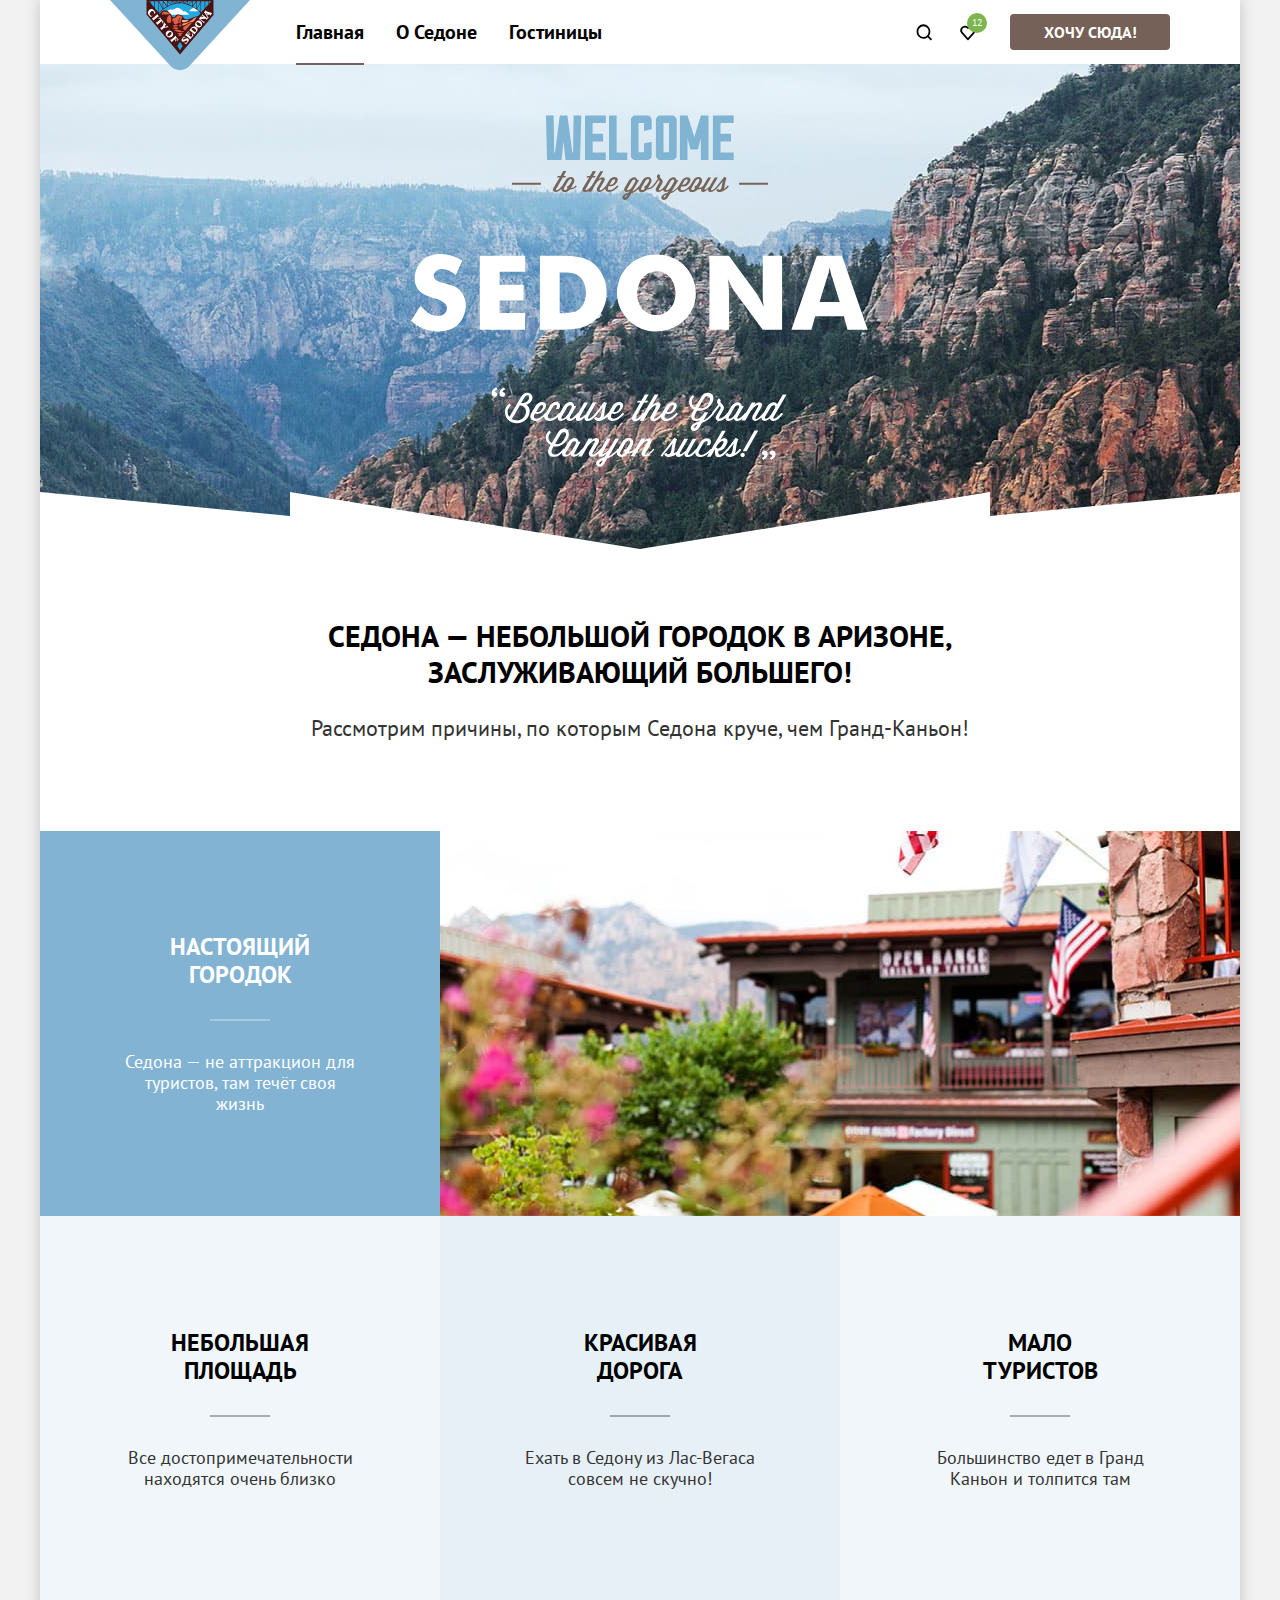
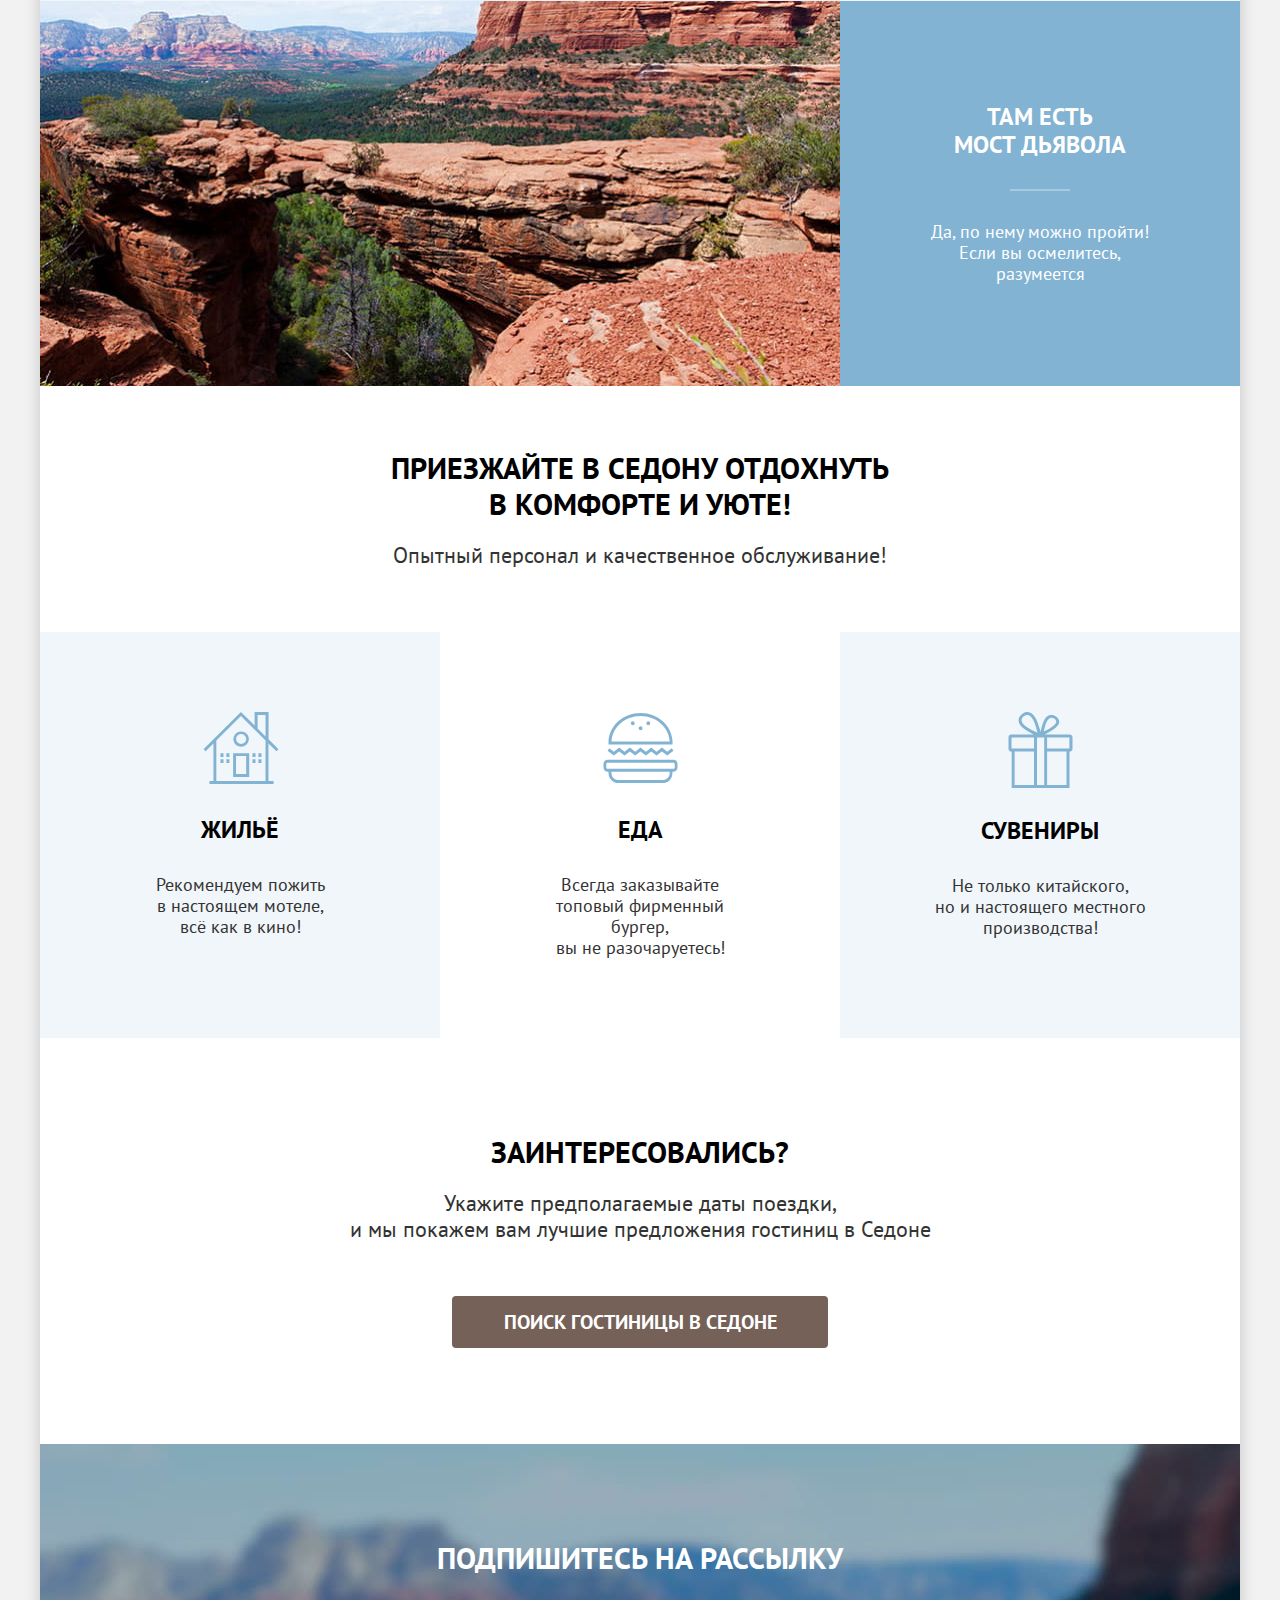
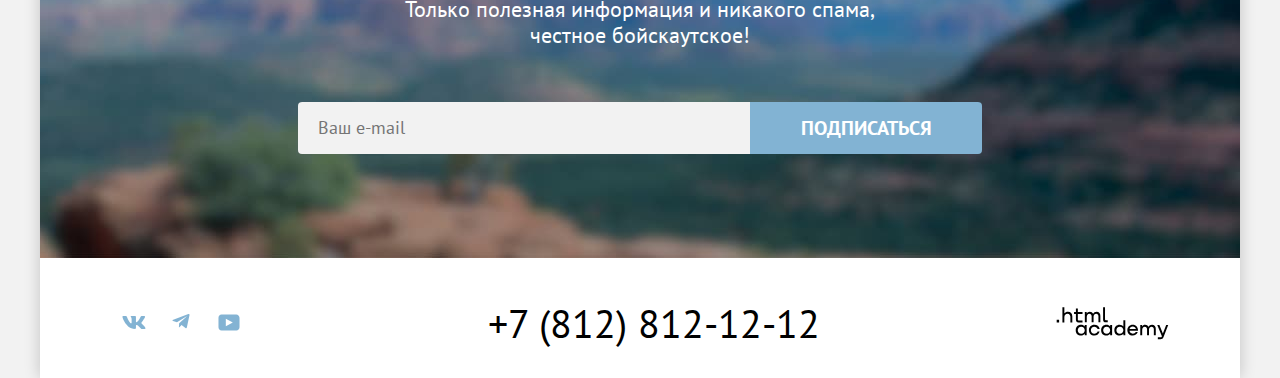
<file: index.html>
<!DOCTYPE html>
<html lang="ru">

  <head>
    <meta charset="utf-8">
    <meta name="viewport" content="width=device-width, initial-scale=1.0">
    <title>HTML Academy: Седона</title>
    <link rel="icon" href="favicon.ico">
    <link rel="icon" type="image/png" sizes="32x32" href="images/favicon/favicon-logo.png">
    <link rel="stylesheet" href="styles/styles.css">
  </head>

  <body>
    <div class="page-container">
      <header class="page-header" data-test="header">
        <nav class="navigation content-wrapper">
          <a class="logo-link" href="index.html">
            <img class="brandsedona" src="images/logo/brandsedona.svg" width="140" height="70" alt="Логотип сайта.">
          </a>
          <ul class="navigation-list">
            <li class="navigation-item">
              <a class="navigation-link navigation-link-current" href="index.html" aria-current="page">Главная</a>
            </li>
            <li class="navigation-item">
              <a class="navigation-link" href="#">О Седоне</a>
            </li>
            <li class="navigation-item">
              <a class="navigation-link" href="catalog.html">Гостиницы</a>
            </li>
          </ul>
          <ul class="navigation-list navigation-user">
            <li class="navigation-user-item">
              <a class="navigation-user-link navigation-user-search" href="#">
                <span class="visually-hidden">Поиск</span>
              </a>
            </li>
            <li class="navigation-user-item">
              <a class="navigation-user-link navigation-user-favorites" href="#">
                <span class="visually-hidden">Избранное</span>
                <span class="chosen-favorites">12</span>
              </a>
            </li>
            <li class="navigation-user-item">
              <a class="button navigation-item-button" href="#">Хочу сюда!</a>
            </li>
          </ul>
        </nav>
      </header>

      <main class="main-container" data-test="main">
        <section class="index-hero content-wrapper" data-test="hero">
          <h1 class="visually-hidden">Седона</h1>
          <img class="hero-img" src="images/main/hero-text.svg" width="458" height="352"
            alt="Welcome to the gorgeous Sedona Because the Grand Canyon sucks!">
        </section>

        <section class="sedona-advantages" data-test="advantages">
          <h2 class="visually-hidden">Преимущества Седоны</h2>
          <div class="short-description">
            <p class="sedona-place-advantages caption">Седона — небольшой городок в Аризоне,<br> заслуживающий большего!
            </p>
            <p class="sedona-cause-advantages caption-description">Рассмотрим причины, по которым Седона круче, чем
              Гранд-Каньон!</p>
          </div>
          <ul class="advantages-list">
            <li class="advantages-item advantages-item-box ">
              <div class="advantages-title-item">
                <div class="advantages-title-description">
                  <h3 class="advantages-title advantages-title-list advantages-main-title">Настоящий городок</h3>
                  <p class="advantages-description advantages-description-title advantages-description-main">Седона — не
                    аттракцион для туристов, там течёт своя жизнь</p>
                </div>
                <img class="sedona-city" src="images/main/sedona-city.jpg" width="800" height="385"
                  alt="Городок Седона.">
              </div>
              <ul class="advantages-list-nested">
                <li class="advantages-nested advantages-item-box">
                  <h3 class="advantages-title advantages-title-list advantages-title-nested">Небольшая площадь</h3>
                  <p class="advantages-description advantages-description-title advantages-description-nested">Все
                    достопримечательности находятся очень
                    близко</p>
                </li>
                <li class="advantages-nested advantages-item-box">
                  <h3 class="advantages-title advantages-title-list advantages-title-nested">Красивая<br> дорога</h3>
                  <p class="advantages-description advantages-description-title advantages-description-nested">Ехать в
                    Седону из Лас-Вегаса совсем не
                    скучно!</p>
                </li>
                <li class="advantages-nested advantages-item-box">
                  <h3 class="advantages-title advantages-title-list advantages-title-nested">Мало<br> туристов</h3>
                  <p class="advantages-description advantages-description-title advantages-description-nested">
                    Большинство едет в Гранд Каньон и толпится
                    там</p>
                </li>
              </ul>
            </li>
            <li class="advantages-item advantages-item-box">
              <div class="advantages-title-item">
                <img class="devil-bridge" src="images/main/devil-bridge.jpg" width="800" height="385"
                  alt="Мост дьявола.">
                <div class="advantages-title-description">
                  <h3 class="advantages-title advantages-title-list advantages-main-title">Там есть<br> мост дьявола
                  </h3>
                  <p class="advantages-description advantages-description-title advantages-description-main">Да, по нему
                    можно пройти! Если вы осмелитесь, разумеется</p>
                </div>
              </div>
            </li>
          </ul>
        </section>

        <section class="services" data-test="service">
          <h2 class="visually-hidden">Предлагаемые услыги</h2>
          <div class="services-offer content-wrapper">
            <p class="services-caption caption">Приезжайте в Седону отдохнуть<br> в комфорте и уюте!</p>
            <p class="services-description caption-description">Опытный персонал и качественное обслуживание!</p>
          </div>
          <ul class="services-list">
            <li class="services-item">
              <h3 class="advantages-title offers-title services-item-hotel">Жильё</h3>
              <p class="advantages-description offers-description">Рекомендуем пожить<br> в настоящем мотеле,<br> всё
                как в
                кино!</p>
            </li>
            <li class="services-item">
              <h3 class="advantages-title offers-title services-item-food">Еда</h3>
              <p class="advantages-description offers-description">Всегда заказывайте<br> топовый фирменный бургер,<br>
                вы не
                разочаруетесь!</p>
            </li>
            <li class="services-item">
              <h3 class="advantages-title offers-title services-item-gift">Сувениры</h3>
              <p class="advantages-description offers-description">Не только китайского,<br> но и настоящего
                местного<br>
                производства!</p>
            </li>
          </ul>
        </section>

        <section class="hotel-search content-wrapper" data-test="search">
          <h2 class="hotel-search-caption caption">Заинтересовались?</h2>
          <p class="hotel-search-description caption-description">Укажите предполагаемые даты поездки,<br>и мы покажем
            вам лучшие предложения гостиниц в Седоне</p>
          <a class="hotel-search-button button-basic button" href="modal.html">Поиск гостиницы в Седоне</a>
        </section>
      </main>

      <footer class="page-footer">
        <section class="subscribe content-wrapper subscribe-index" data-test="subscribe">
          <div class="subscribe-on">
            <h2 class="subscribe-on subscribe-on-index caption">Подпишитесь на рассылку</h2>
            <p class="subscribe-description caption-description">Только полезная информация и никакого спама,<br>честное
              бойскаутское!</p>
          </div>
          <form class="subscribe-subscribe-form" action="https://echo.htmlacademy.ru/" method="post">
            <label for="subscribe-email" class="visually-hidden"></label>
            <input class="subscribe-input" type="email" id="subscribe-email" name="email" required
              placeholder="Ваш e-mail">
            <button class="button button-newsletter button-assistant" type="submit">Подписаться</button>
          </form>
        </section>
        <div class="page-footer-container content-wrapper" data-test="footer">
          <section class="footer-social">
            <h2 class="visually-hidden">Социальные сети</h2>
            <ul class="social-media-list footer-align">
              <li>
                <a class="social-link footer-link social-link-vk" href="https://vk.com/htmlacademy">
                  <span class="visually-hidden">Vkontakte</span>
                </a>
              </li>
              <li>
                <a class="social-link footer-link social-link-tg" href="https://t.me/htmlacademy">
                  <span class="visually-hidden">Telegram</span>
                </a>
              </li>
              <li>
                <a class="social-link footer-link social-link-yt" href="https://www.youtube.com/user/htmlacademyru">
                  <span class="visually-hidden">Youtube</span>
                </a>
              </li>
            </ul>
          </section>
          <section class="phone-link footer-align">
            <h2 class="visually-hidden">Номер телефона</h2>
            <a class="phone-link-number" href="tel:+78128121212">+7&nbsp;(812)&nbsp;812-12-12</a>
          </section>
          <section class="academy-logo footer-align">
            <h2 class="visually-hidden">Партнеры</h2>
            <a class="academy-link footer-link" href="https://htmlacademy.ru/">
              <svg class="htmlacademy-link-svg" xmlns="http://www.w3.org/2000/svg" viewBox="0 0 115 34" width="115"
                height="34" role="img" aria-label="Логотип HTML Academy.">
                <path
                  d="M0 13.256v2.6h2.5v-2.6H0ZM11.6 4.856c-1.6 0-2.8.7-3.6 1.7h-.1v-6.2h-2v15.5h2v-5.3c0-2.1 1.3-3.6 3.3-3.6 1.8 0 2.9 1.4 2.9 3.2v5.7h2v-6.1c.1-3-1.8-4.9-4.5-4.9ZM26.6 5.156h-4.8v-3.7h-2v3.8h-1.9v2h1.9v6c0 1.7 1 2.7 2.7 2.7h4.1v-2h-3.7c-.7 0-1.1-.4-1.1-1.1v-5.7h4.8v-2ZM41.1 4.956c-1.6 0-2.9.8-3.5 2.1h-.1c-.6-1.2-1.8-2.1-3.4-2.1-1.4 0-2.5.8-3.1 1.8h-.1v-1.6H29v10.6h2v-5.4c0-2 1-3.5 2.6-3.5 1.5 0 2.4 1 2.4 2.6v6.3h2v-5.6c0-2.4 1.4-3.3 2.6-3.3 1.5 0 2.4 1 2.4 2.6v6.3h2v-6.5c.1-2.5-1.4-4.3-3.9-4.3ZM47.8 13.056c0 1.7 1 2.7 2.8 2.7h2v-2h-1.7c-.7 0-1.1-.4-1.1-1.1V.356h-2v12.7ZM28.9 20.056c-.9-1.1-2.2-1.8-3.9-1.8-3.1 0-5.4 2.3-5.4 5.6s2.3 5.6 5.4 5.6c1.8 0 3-.8 3.8-1.9h.1v1.6h2v-10.6h-2v1.5Zm-3.6 7.4c-2.2 0-3.6-1.6-3.6-3.6s1.4-3.6 3.6-3.6 3.6 1.6 3.6 3.6c0 1.9-1.4 3.6-3.6 3.6ZM44.2 22.356c-.5-2.4-2.6-4.1-5.4-4.1-3.4 0-5.6 2.5-5.6 5.6 0 3.1 2.2 5.6 5.6 5.6 2.8 0 4.9-1.8 5.4-4.2h-2.1c-.4 1.3-1.7 2.3-3.3 2.3-2.2 0-3.6-1.6-3.6-3.6s1.4-3.6 3.6-3.6c1.6 0 2.8 1 3.3 2.2h2.1v-.2ZM55.1 20.056c-.9-1.1-2.2-1.8-3.9-1.8-3.1 0-5.4 2.3-5.4 5.6s2.3 5.6 5.4 5.6c1.8 0 3-.8 3.8-1.9h.1v1.6h2v-10.6h-2v1.5Zm-3.6 7.4c-2.2 0-3.6-1.6-3.6-3.6s1.4-3.6 3.6-3.6 3.6 1.6 3.6 3.6c0 1.9-1.5 3.6-3.6 3.6ZM68.7 20.156c-.9-1.1-2.2-1.9-3.9-1.9-3.1 0-5.4 2.3-5.4 5.6s2.2 5.6 5.4 5.6c1.7 0 3-.8 3.8-1.8h.1v1.5h2v-15.4h-2v6.4Zm-3.6 7.3c-2.2 0-3.6-1.6-3.6-3.6s1.4-3.6 3.6-3.6 3.6 1.6 3.6 3.6c-.1 2-1.5 3.6-3.6 3.6ZM78.3 18.256c-3.3 0-5.5 2.5-5.5 5.6 0 3 2.1 5.6 5.5 5.6 2.5 0 4.5-1.3 5.2-3.6h-2.1c-.5 1-1.6 1.6-3 1.6-1.9 0-3.3-1.3-3.4-2.9h8.8c.2-3.6-2-6.3-5.5-6.3Zm0 1.9c1.7 0 3 1 3.3 2.6h-6.5c.3-1.5 1.5-2.6 3.2-2.6ZM98.2 18.256c-1.6 0-2.9.8-3.6 2h-.1c-.6-1.2-1.8-2-3.4-2-1.4 0-2.5.7-3.1 1.8v-1.5h-1.9v10.6h2v-5.4c0-2 1-3.4 2.6-3.5 1.5 0 2.4 1 2.4 2.6v6.3h2v-5.6c0-2.4 1.4-3.3 2.6-3.3 1.5 0 2.4 1 2.4 2.6v6.3h2v-6.5c.1-2.6-1.4-4.4-3.9-4.4ZM109.4 27.356l-3.6-8.9h-2.2l4.8 11.6c-.3.9-.7 1.2-1.7 1.2h-2.5v2h2.5c1.8 0 2.8-.8 3.5-2.6l4.7-12.2h-2.1l-3.4 8.9Z" />
              </svg>
            </a>
          </section>
        </div>
      </footer>

      <div class="modal-container modal-container-close">
        <section class="modal">
          <h2 class="modal-title">Поиск гостиницы в Седоне</h2>
          <form class="modal-form" action="https://echo.htmlacademy.ru" method="get">
            <fieldset class="modal-search-group">
              <legend class="visually-hidden"> Поиск гостиницы в Седоне</legend>
              <ul class="modal-list">
                <li class="modal-item modal-item-big">
                  <label class="modal-search-text" for="check-in-date">Дата&nbsp;Заезда:</label>
                  <input class="modal-input modal-input-date" id="check-in-date" type="text" name="check-in-date"
                    value="27 апреля 2020" placeholder="укажите дату" required>
                  <p class="modal-notice modal-error-text">Мы не можем отправить вас в прошлое.</p>
                </li>
                <li class="modal-item modal-item-big">
                  <label class="modal-search-text" for="check-out-date">Дата&nbsp;Выезда:</label>
                  <input class="modal-input modal-input-date" id="check-out-date" type="text" name="check-out-date"
                    value="1 сентября 2021" placeholder="укажите дату" required>
                  <p class="modal-notice modal-info-text">На эти даты есть свободные номера. Пока есть.</p>
                </li>
                <li class="modal-item">
                  <label class="modal-search-text" for="adults">Взрослые:</label>
                  <div class="number-input-wrapper">
                    <button class="button-modal modal-input-minus" id="adults-minus" type="button">
                      <span class="visually-hidden">Уменьшить количество взрослых на один.</span>
                    </button>
                    <input class="modal-number-input" id="adults" type="number" value="2" name="adults" placeholder="2"
                      min="0" max="99" required>
                    <button class="button-modal modal-input-plus" id="adults-plus" type="button">
                      <span class="visually-hidden">Увеличить количество взрослых на один.</span>
                    </button>
                  </div>
                </li>
                <li class="modal-item">
                  <div class="modal-kids-wrapper">
                    <label class="modal-search-text" for="children">Дети:</label>
                    <span class="tooltip">
                      <button class="tooltip-toggle" type="button" aria-labelledby="tooltip-kids-label">
                        <span class="visually-hidden">Количество детей.</span>
                      </button>
                      <span class="tooltip-text" role="tooltip" id="tooltip-kids-label">Укажите количество детей,
                        которые будут с вами, возраст которых от 6 до 18 лет. Дети до 6 лет размещаются
                        бесплатно.</span>
                    </span>
                  </div>
                  <div class="number-input-wrapper">
                    <button class="button-modal modal-input-minus" id="children-minus-second" type="button">
                      <span class="visually-hidden">Уменьшить количество взрослых на один.</span>
                    </button>
                    <input class="modal-number-input" id="children" type="number" value="2" name="children"
                      placeholder="2" min="0" max="99" required>
                    <button class="button-modal modal-input-plus" id="children-plus-second" type="button">
                      <span class="visually-hidden">Увеличить количество взрослых на один.</span>
                    </button>
                  </div>
                </li>
              </ul>
              <button class="button button-assistant  button-modal-search" type="submit">Найти</button>
            </fieldset>
          </form>
          <button class="button-modal-close" type="button">
            <span class="visually-hidden">Закрытие формы поиска гостиницы в Седоне.</span>
          </button>
        </section>
      </div>



    </div>
  </body>

</html>
</file>
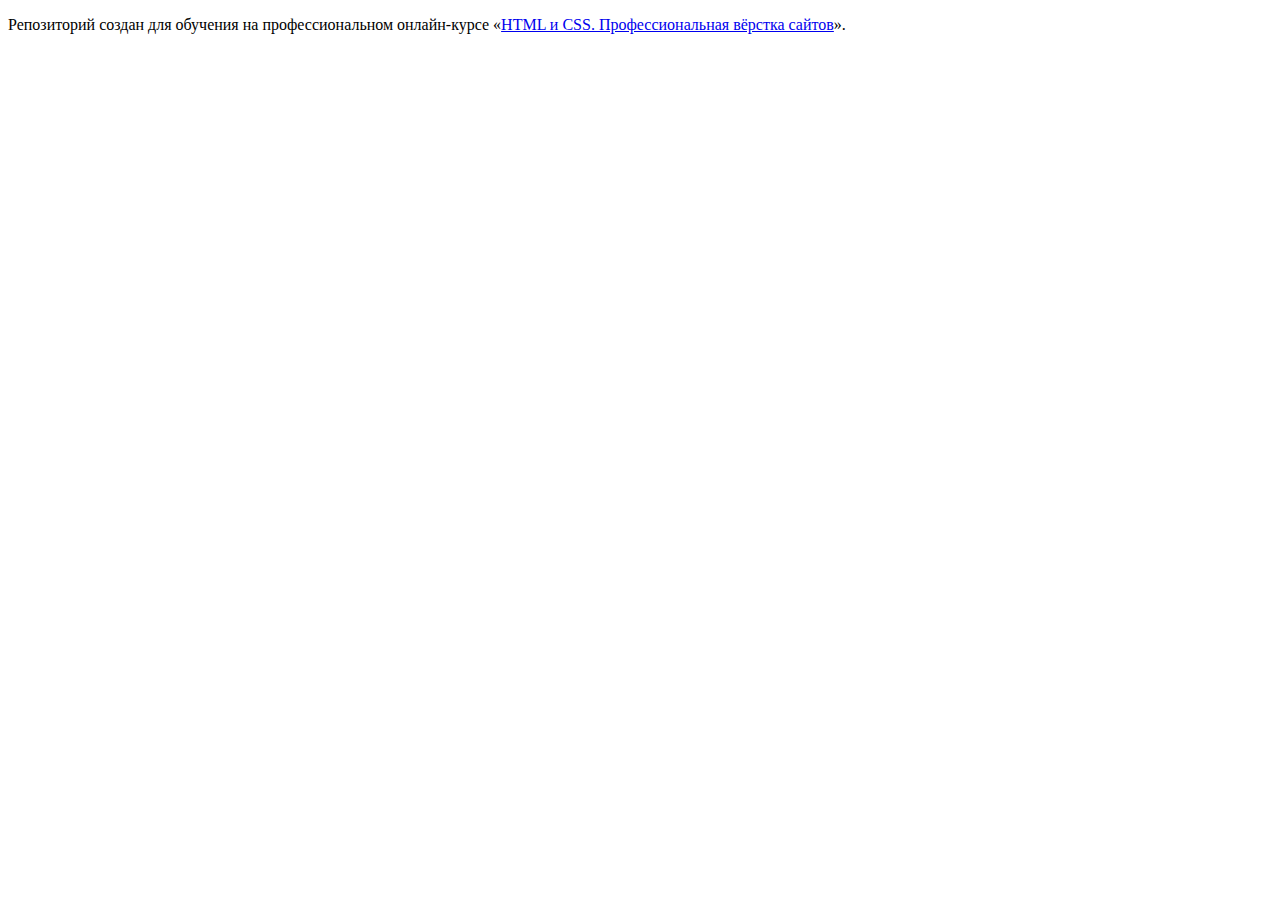
<file: 1/index.html>
<!DOCTYPE html>
<html lang="ru">
  <head>
    <meta charset="utf-8">
    <title>HTML Academy: Седона</title>
    <base href="https://htmlacademy-htmlcss.github.io/2427259-sedona-38/1/">
</head>
  <body>

    <p>Репозиторий создан для обучения на профессиональном онлайн‑курсе «<a href="https://htmlacademy.ru/intensive/htmlcss">HTML и CSS. Профессиональная вёрстка сайтов</a>».</p>

  </body>
</html>
</file>
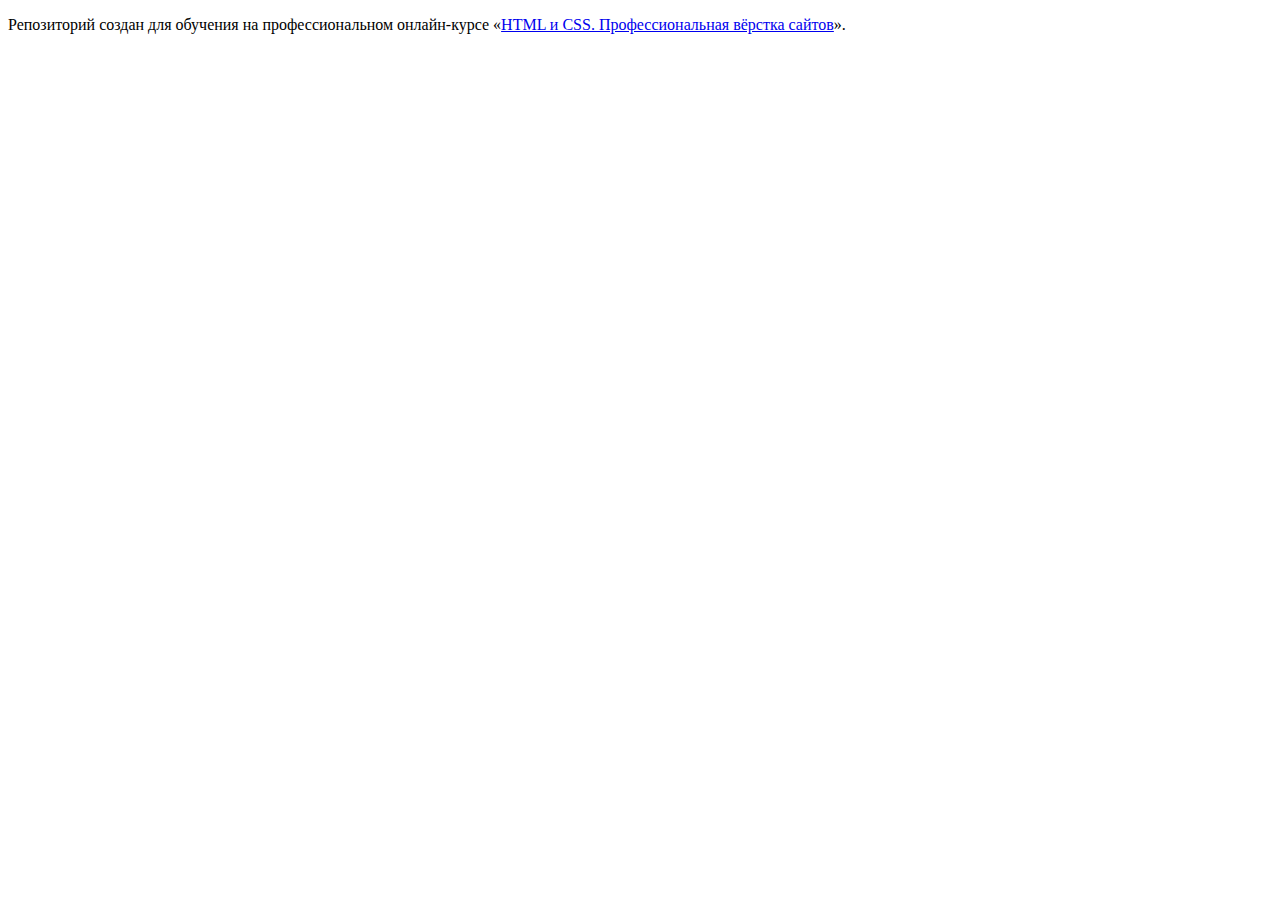
<file: master/index.html>
<!DOCTYPE html>
<html lang="ru">
  <head>
    <meta charset="utf-8">
    <title>HTML Academy: Седона</title>
    <base href="https://htmlacademy-htmlcss.github.io/2427259-sedona-38/master/">
</head>
  <body>

    <p>Репозиторий создан для обучения на профессиональном онлайн‑курсе «<a href="https://htmlacademy.ru/intensive/htmlcss">HTML и CSS. Профессиональная вёрстка сайтов</a>».</p>

  </body>
</html>
</file>
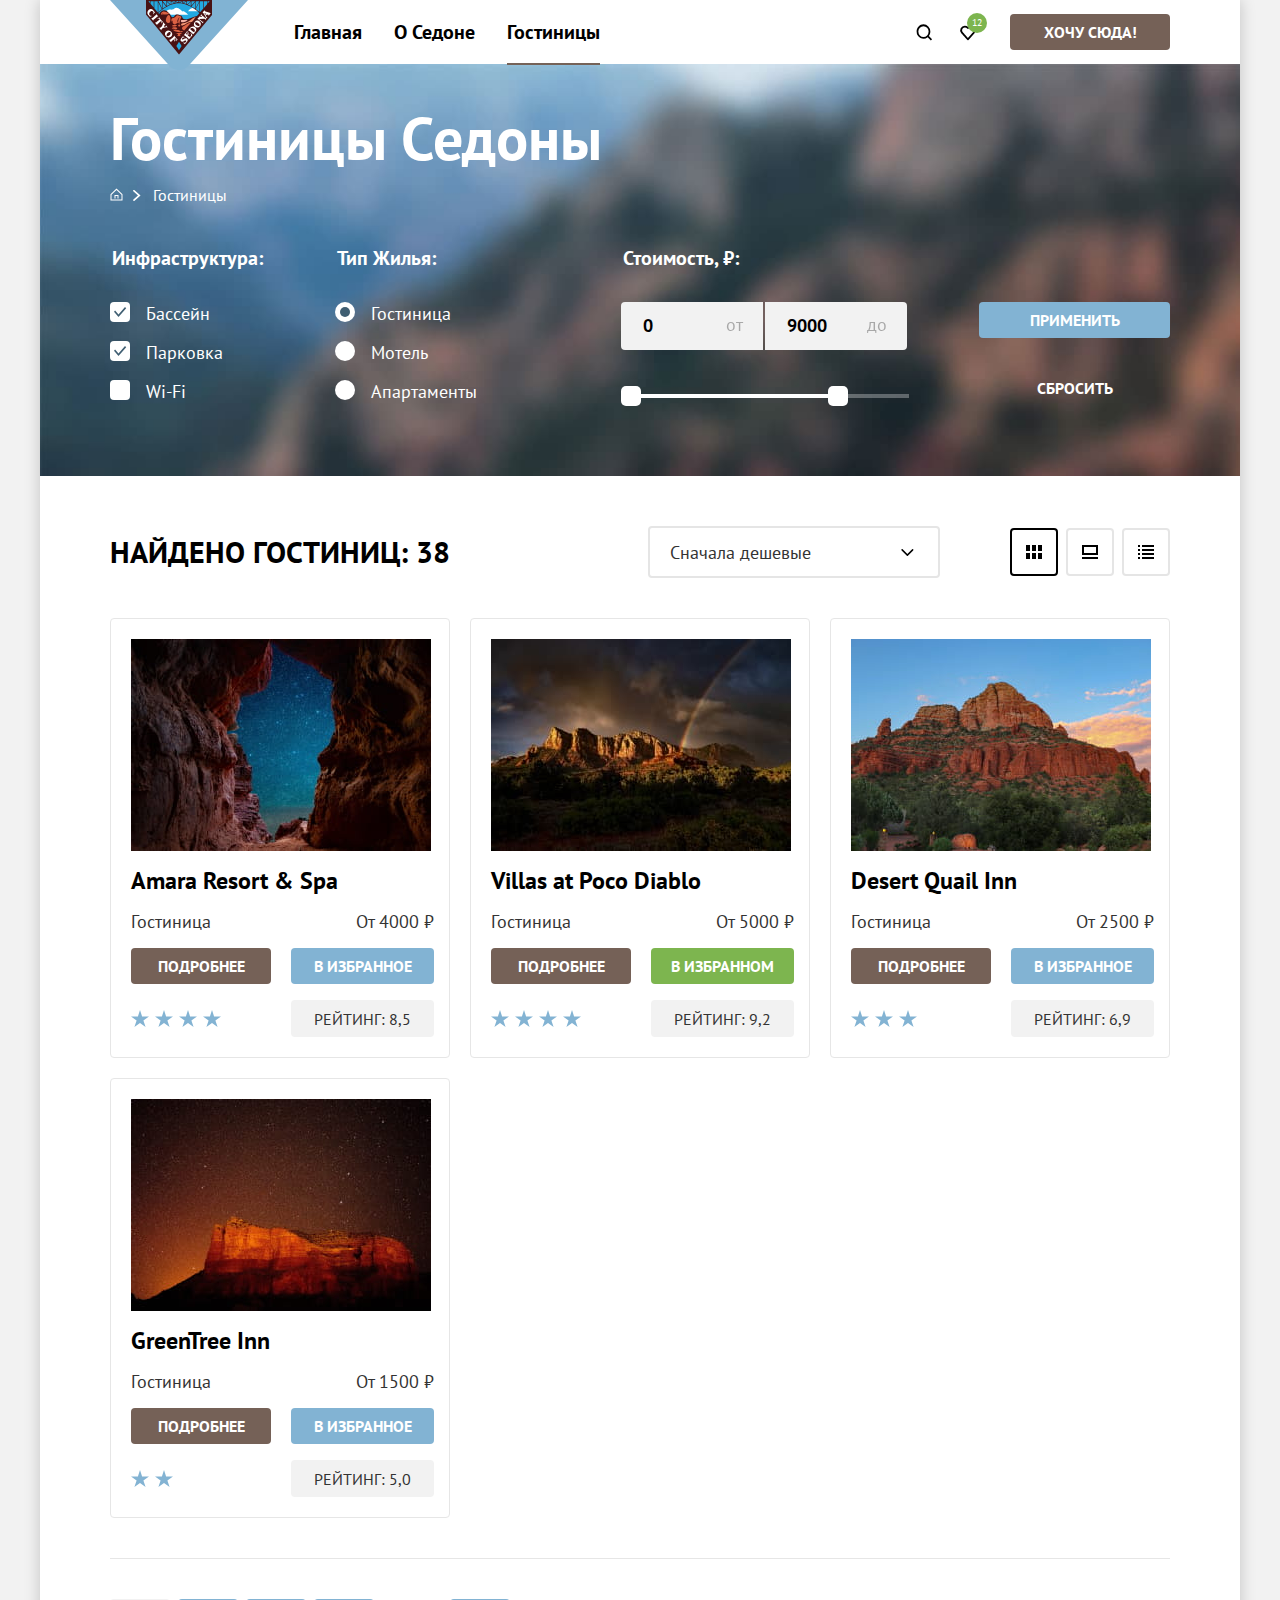
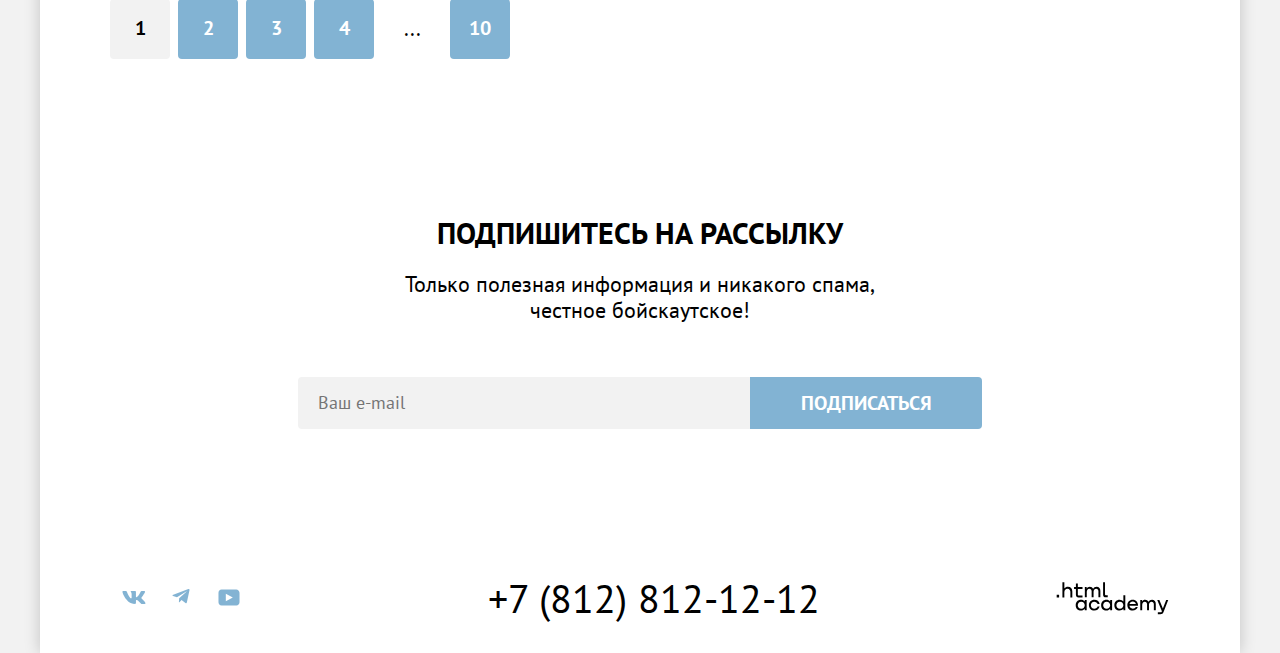
<file: catalog.html>
<!DOCTYPE html>
<html lang="ru">

  <head>
    <meta charset="utf-8">
    <meta name="viewport" content="width=device-width, initial-scale=1.0">
    <title>HTML Academy: Седона</title>
    <link rel="icon" href="favicon.ico">
    <link rel="icon" type="image/png" sizes="32x32" href="images/favicon.png">
    <link rel="stylesheet" href="styles/styles.css">
  </head>

  <body>
    <div class="page-container content">
      <header class="page-header" data-test="header">
        <nav class="navigation content-wrapper">
          <a class="logo-link" href="index.html">
            <img class="brandsedona" src="images/logo/brandsedona.svg" width="138" height="70" alt="Логотип сайта.">
          </a>
          <ul class="navigation-list">
            <li class="navigation-item">
              <a class="navigation-link" href="index.html">Главная</a>
            </li>
            <li class="navigation-item">
              <a class="navigation-link" href="#">О Седоне</a>
            </li>
            <li class="navigation-item">
              <a class="navigation-link navigation-link-current" href="catalog.html">Гостиницы</a>
            </li>
          </ul>
          <ul class="navigation-user">
            <li class="navigation-user-item">
              <a class="navigation-user-link navigation-user-search" href="#">
                <span class="visually-hidden">Поиск</span>
              </a>
            </li>
            <li class="navigation-user-item">
              <a class="navigation-user-link navigation-user-favorites" href="#">
                <span class="visually-hidden">Избранное</span>
                <span class="chosen-favorites">12</span>
              </a>
            </li>
            <li class="navigation-user-item">
              <a class="button navigation-item-button" href="#">Хочу сюда!</a>
            </li>
          </ul>
        </nav>
      </header>

      <main class="catalog-main" data-test="main">
        <section class="catalog-filter">
          <div class="catalog-header">
            <h1 class="hotel-sedona">Гостиницы Седоны</h1>
            <ul class="breadcrumbs">
              <li class="breadcrumbs-item">
                <a class="breadcrumbs-link breadcrumbs-link-main" href="index.html" aria-current="page">
                  <span class="visually-hidden">Главная</span>
                </a>
              </li>
              <li class="breadcrumbs-item">
                <a class="breadcrumbs-link-hotel" title="Текущая страница">Гостиницы</a>
              </li>
            </ul>
          </div>
          <h2 class="visually-hidden">Фильтр для выбора гостиницы</h2>
          <form class="catalog-filter-form" action="https://echo.htmlacademy.ru/" method="get">
            <fieldset class="catalog-filter-group catalog-filter-infrastructure">
              <legend class="catalog-filter-title">Инфраструктура:</legend>
              <ul class="catalog-filter-list">
                <li class="catalog-filter-item">
                  <label class="control">
                    <input class="control-input" type="checkbox" name="filter-facilities" value="facilities" checked>
                    <span class="control-option"></span>
                    Бассейн
                  </label>
                </li>
                <li class="catalog-filter-item">
                  <label class="control">
                    <input class="control-input" type="checkbox" name="filter-facilities" value="facilities" checked>
                    <span class="control-option"></span>
                    Парковка
                  </label>
                </li>
                <li class="catalog-filter-item">
                  <label class="control">
                    <input class="control-input" type="checkbox" name="filter-facilities" value="facilities">
                    <span class="control-option"></span>
                    Wi-Fi
                  </label>
                </li>
              </ul>
            </fieldset>
            <fieldset class="catalog-filter-group catalog-filter-hotel">
              <legend class="catalog-filter-title">Тип Жилья:</legend>
              <ul class="catalog-filter-list">
                <li class="catalog-filter-item">
                  <label class="control">
                    <input class="control-input" type="radio" name="type-of-housing" value="hotel" checked>
                    <span class="control-option-radio"></span>
                    Гостиница
                  </label>
                </li>
                <li class="catalog-filter-item">
                  <label class="control">
                    <input class="control-input" type="radio" name="type-of-housing" value="motel">
                    <span class="control-option-radio"></span>
                    Мотель
                  </label>
                </li>
                <li class="catalog-filter-item">
                  <label class="control">
                    <input class="control-input" type="radio" name="type-of-housing" value="apartments">
                    <span class="control-option-radio"></span>
                    Апартаменты
                  </label>
                </li>
              </ul>
            </fieldset>

            <fieldset class="catalog-filter-group catalog-filter-value">
              <legend class="catalog-filter-title">Стоимость, ₽:</legend>
              <div class="price-range">
                <div class="price-range-input">
                  <label class="catalog-filter-label">
                    <input class="range-input range-input-min" type="number" value="0" name="min-price">
                    <span class="range-input-text">от</span>
                  </label>
                  <label class="catalog-filter-label">
                    <input class="range-input range-input-max" type="number" value="9000" name="max-price">
                    <span class="range-input-text">до</span>
                  </label>
                </div>
                <div class="price-range-scale">
                  <div class="range-line" style="left: 0; width: 227px;">
                    <button class="range-switch switch-min" type="button">
                      <span class="visually-hidden">Изменить минимальную цену</span>
                    </button>
                    <button class="range-switch switch-max" type="button">
                      <span class="visually-hidden">Изменить максимальную цену</span>
                    </button>
                  </div>
                </div>
              </div>
            </fieldset>
            <div class="button-filter">
              <button class="button  button-assistant catalog-filter-accept" type="submit">Применить</button>
              <button class="button catalog-filter-reset" type="reset">Сбросить</button>
            </div>
          </form>
        </section>

        <section class="catalog content-wrapper" data-test="catalog">
          <div class="catalog-search">
            <h2 class="catalog-found">Найдено гостиниц: 38</h2>
            <select class="select-item" name="select-controle" aria-label="Сортировка">
              <option value="popular">Сначала популярные</option>
              <option value="cheap" selected>Сначала дешевые</option>
              <option value="expensive">Сначала дорогие</option>
            </select>
            <ul class="page-arrange">
              <li class="page-arrange-item">
                <button class="catalog-search-button-feed catalog-search-button sorting-chosen" type="button">
                  <span class="visually-hidden">Показать карточки</span>
                </button>
              </li>
              <li class="page-arrange-item">
                <button class="catalog-search-button-card catalog-search-button" type="button">
                  <span class="visually-hidden">Показать ленту</span>
                </button>
              </li>
              <li class="page-arrange-item">
                <button class="catalog-search-button-list catalog-search-button" type="button">
                  <span class="visually-hidden">Показать список</span>
                </button>
              </li>
            </ul>
          </div>
          <ul class="hotel-catalog">
            <li class="hotel-catalog-item">
              <a class="hotel-catalog-link" href="#">
                <img class="hotel-catalog-img" src="images/main/amara-hotel.jpg" width="300" height="212"
                  alt="Вид из пещеры на небо ночью.">
              </a>
              <a class="hotel-catalog-link-title">
                <h3 class="hotel-catalog-title heading-hotel">Amara Resort & Spa</h3>
              </a>
              <span class="accommodation-type">Гостиница</span>
              <b class="accommodation-price">От 4000 ₽</b>
              <a class="button button-hotel-details" href="#">Подробнее</a>
              <a class="button button-hotel-favorites button-assistant" href="#">В избранное</a>
              <div class="hotel-stars stars-4" role="img" aria-label="Четыре звезды">
                <span class="visually-hidden">Четыре звезды</span>
              </div>
              <span class="hotel-rating button-rating">Рейтинг:&nbsp;8,5</span>
            </li>

            <li class="hotel-catalog-item">
              <a class="hotel-catalog-link" href="#">
                <img class="hotel-catalog-img" src="images/main/villas-hotel.jpg" width="300" height="212"
                  alt="Гора вечером и радуга.">
              </a>
              <a class="hotel-catalog-link-title">
                <h3 class="hotel-catalog-title heading-hotel">Villas at Poco Diablo</h3>
              </a>
              <span class="accommodation-type">Гостиница</span>
              <b class="accommodation-price">От 5000 ₽</b>
              <a class="button button-hotel-details" href="#">Подробнее</a>
              <a class="button button-hotel-favorites chosen" href="#">В избранном</a>
              <div class="hotel-stars stars-4" role="img" aria-label="Четыре звезды">
                <span class="visually-hidden">Четыре звезды</span>
              </div>
              <span class="hotel-rating button-rating">Рейтинг:&nbsp;9,2</span>
            </li>

            <li class="hotel-catalog-item">
              <a class="hotel-catalog-link" href="#">
                <img class="hotel-catalog-img" src="images/main/desert-hotel.jpg" width="300" height="212"
                  alt="Гора днем.">
              </a>
              <a class="hotel-catalog-link-title"  href="#">
                <h3 class="hotel-catalog-title heading-hotel">Desert Quail Inn</h3>
              </a>
              <span class="accommodation-type">Гостиница</span>
              <b class="accommodation-price">От 2500 ₽</b>
              <a class="button button-hotel-details" href="#">Подробнее</a>
              <a class="button button-hotel-favorites button-assistant" href="#">В избранное</a>
              <div class="hotel-stars stars-3" role="img" aria-label="Три звезды">
                <span class="visually-hidden">Три звезды</span>
              </div>
              <span class="hotel-rating button-rating">Рейтинг:&nbsp;6,9</span>
            </li>

            <li class="hotel-catalog-item">
              <a class="hotel-catalog-link" href="#">
                <img class="hotel-catalog-img" src="images/main/greentree-hotel.jpg" height="300" width="212"
                  alt="Гора на закате.">
              </a>
              <a class="hotel-catalog-link-title"  href="#">
                <h3 class="hotel-catalog-title heading-hotel">GreenTree Inn</h3>
              </a>
              <span class="accommodation-type">Гостиница</span>
              <b class="accommodation-price">От 1500 ₽</b>
              <a class="button button-hotel-details" href="#">Подробнее</a>
              <a class="button button-hotel-favorites button-assistant" href="#">В избранное</a>
              <div class="hotel-stars stars-2" role="img" aria-label="Две звезды">
                <span class="visually-hidden">Две звезды</span>
              </div>
              <span class="hotel-rating button-rating">Рейтинг:&nbsp;5,0</span>
            </li>
          </ul>
          <div class="pagination-list">
            <ul class="pagination" aria-label="pagination-pages">
              <li class="pagination-item">
                <a class="pagination-link pagination-current" title="Текущая страница">1</a>
              </li>
              <li class="pagination-item">
                <a class="pagination-link" href="#">2</a>
              </li>
              <li class="pagination-item">
                <a class="pagination-link" href="#">3</a>
              </li>
              <li class="pagination-item">
                <a class="pagination-link" href="#">4</a>
              </li>
              <li class="pagination-item pagination-more">
                <span class="ellipsis">...</span>
              </li>
              <li class="pagination-item">
                <a class="pagination-link" href="#">10</a>
              </li>
            </ul>
          </div>
        </section>
      </main>

      <footer class="page-footer" data-test="subscribe">
        <section class="subscribe content-wrapper subscribe-on-catalog">
          <div class="subscribe-on">
            <h2 class="visually-hidden">Подписка на рассылку</h2>
            <p class="subscribe-on caption">Подпишитесь на рассылку</p>
          </div>
          <div class="subscribe-description">
            <p class="subscribe-description caption-description">Только полезная информация и никакого спама,<br>честное
              бойскаутское!</p>
          </div>
          <form class="subscribe-subscribe-form" action="https://echo.htmlacademy.ru/" method="post">
            <label for="subscribe-email" class="visually-hidden"></label>
            <input class="subscribe-input" type="email" id="subscribe-email" name="email" required
              placeholder="Ваш e-mail">
            <button class="button button-newsletter button-assistant" type="submit">Подписаться</button>
          </form>
        </section>
        <div class="page-footer-container content-wrapper" data-test="footer">
          <section class="footer-social">
            <h2 class="visually-hidden">Социальные сети</h2>
            <ul class="social-media-list footer-align">
              <li>
                <a class="social-link footer-link social-link-vk" href="https://vk.com/htmlacademy">
                  <span class="visually-hidden">Vkontakte</span>
                </a>
              </li>
              <li>
                <a class="social-link footer-link social-link-tg" href="https://t.me/htmlacademy">
                  <span class="visually-hidden">Telegram</span>
                </a>
              </li>
              <li>
                <a class="social-link footer-link social-link-yt" href="https://www.youtube.com/user/htmlacademyru">
                  <span class="visually-hidden">Youtube</span>
                </a>
              </li>
            </ul>
          </section>
          <section class="phone-link footer-align">
            <h2 class="visually-hidden">Номер телефона</h2>
            <a class="phone-link-number" href="tel:+78128121212">+7&nbsp;(812)&nbsp;812-12-12</a>
          </section>
          <section class="academy-logo footer-align">
            <h2 class="visually-hidden">Партнеры</h2>
            <a class="academy-link footer-link" href="https://htmlacademy.ru/">
              <svg class="htmlacademy-link-svg" xmlns="http://www.w3.org/2000/svg" viewBox="0 0 115 34" width="115"
                height="34" role="img" aria-label="Логотип HTML Academy.">
                <path
                  d="M0 13.256v2.6h2.5v-2.6H0ZM11.6 4.856c-1.6 0-2.8.7-3.6 1.7h-.1v-6.2h-2v15.5h2v-5.3c0-2.1 1.3-3.6 3.3-3.6 1.8 0 2.9 1.4 2.9 3.2v5.7h2v-6.1c.1-3-1.8-4.9-4.5-4.9ZM26.6 5.156h-4.8v-3.7h-2v3.8h-1.9v2h1.9v6c0 1.7 1 2.7 2.7 2.7h4.1v-2h-3.7c-.7 0-1.1-.4-1.1-1.1v-5.7h4.8v-2ZM41.1 4.956c-1.6 0-2.9.8-3.5 2.1h-.1c-.6-1.2-1.8-2.1-3.4-2.1-1.4 0-2.5.8-3.1 1.8h-.1v-1.6H29v10.6h2v-5.4c0-2 1-3.5 2.6-3.5 1.5 0 2.4 1 2.4 2.6v6.3h2v-5.6c0-2.4 1.4-3.3 2.6-3.3 1.5 0 2.4 1 2.4 2.6v6.3h2v-6.5c.1-2.5-1.4-4.3-3.9-4.3ZM47.8 13.056c0 1.7 1 2.7 2.8 2.7h2v-2h-1.7c-.7 0-1.1-.4-1.1-1.1V.356h-2v12.7ZM28.9 20.056c-.9-1.1-2.2-1.8-3.9-1.8-3.1 0-5.4 2.3-5.4 5.6s2.3 5.6 5.4 5.6c1.8 0 3-.8 3.8-1.9h.1v1.6h2v-10.6h-2v1.5Zm-3.6 7.4c-2.2 0-3.6-1.6-3.6-3.6s1.4-3.6 3.6-3.6 3.6 1.6 3.6 3.6c0 1.9-1.4 3.6-3.6 3.6ZM44.2 22.356c-.5-2.4-2.6-4.1-5.4-4.1-3.4 0-5.6 2.5-5.6 5.6 0 3.1 2.2 5.6 5.6 5.6 2.8 0 4.9-1.8 5.4-4.2h-2.1c-.4 1.3-1.7 2.3-3.3 2.3-2.2 0-3.6-1.6-3.6-3.6s1.4-3.6 3.6-3.6c1.6 0 2.8 1 3.3 2.2h2.1v-.2ZM55.1 20.056c-.9-1.1-2.2-1.8-3.9-1.8-3.1 0-5.4 2.3-5.4 5.6s2.3 5.6 5.4 5.6c1.8 0 3-.8 3.8-1.9h.1v1.6h2v-10.6h-2v1.5Zm-3.6 7.4c-2.2 0-3.6-1.6-3.6-3.6s1.4-3.6 3.6-3.6 3.6 1.6 3.6 3.6c0 1.9-1.5 3.6-3.6 3.6ZM68.7 20.156c-.9-1.1-2.2-1.9-3.9-1.9-3.1 0-5.4 2.3-5.4 5.6s2.2 5.6 5.4 5.6c1.7 0 3-.8 3.8-1.8h.1v1.5h2v-15.4h-2v6.4Zm-3.6 7.3c-2.2 0-3.6-1.6-3.6-3.6s1.4-3.6 3.6-3.6 3.6 1.6 3.6 3.6c-.1 2-1.5 3.6-3.6 3.6ZM78.3 18.256c-3.3 0-5.5 2.5-5.5 5.6 0 3 2.1 5.6 5.5 5.6 2.5 0 4.5-1.3 5.2-3.6h-2.1c-.5 1-1.6 1.6-3 1.6-1.9 0-3.3-1.3-3.4-2.9h8.8c.2-3.6-2-6.3-5.5-6.3Zm0 1.9c1.7 0 3 1 3.3 2.6h-6.5c.3-1.5 1.5-2.6 3.2-2.6ZM98.2 18.256c-1.6 0-2.9.8-3.6 2h-.1c-.6-1.2-1.8-2-3.4-2-1.4 0-2.5.7-3.1 1.8v-1.5h-1.9v10.6h2v-5.4c0-2 1-3.4 2.6-3.5 1.5 0 2.4 1 2.4 2.6v6.3h2v-5.6c0-2.4 1.4-3.3 2.6-3.3 1.5 0 2.4 1 2.4 2.6v6.3h2v-6.5c.1-2.6-1.4-4.4-3.9-4.4ZM109.4 27.356l-3.6-8.9h-2.2l4.8 11.6c-.3.9-.7 1.2-1.7 1.2h-2.5v2h2.5c1.8 0 2.8-.8 3.5-2.6l4.7-12.2h-2.1l-3.4 8.9Z" />
              </svg>
            </a>
          </section>
        </div>
      </footer>
    </div>
  </body>

</html>
</file>
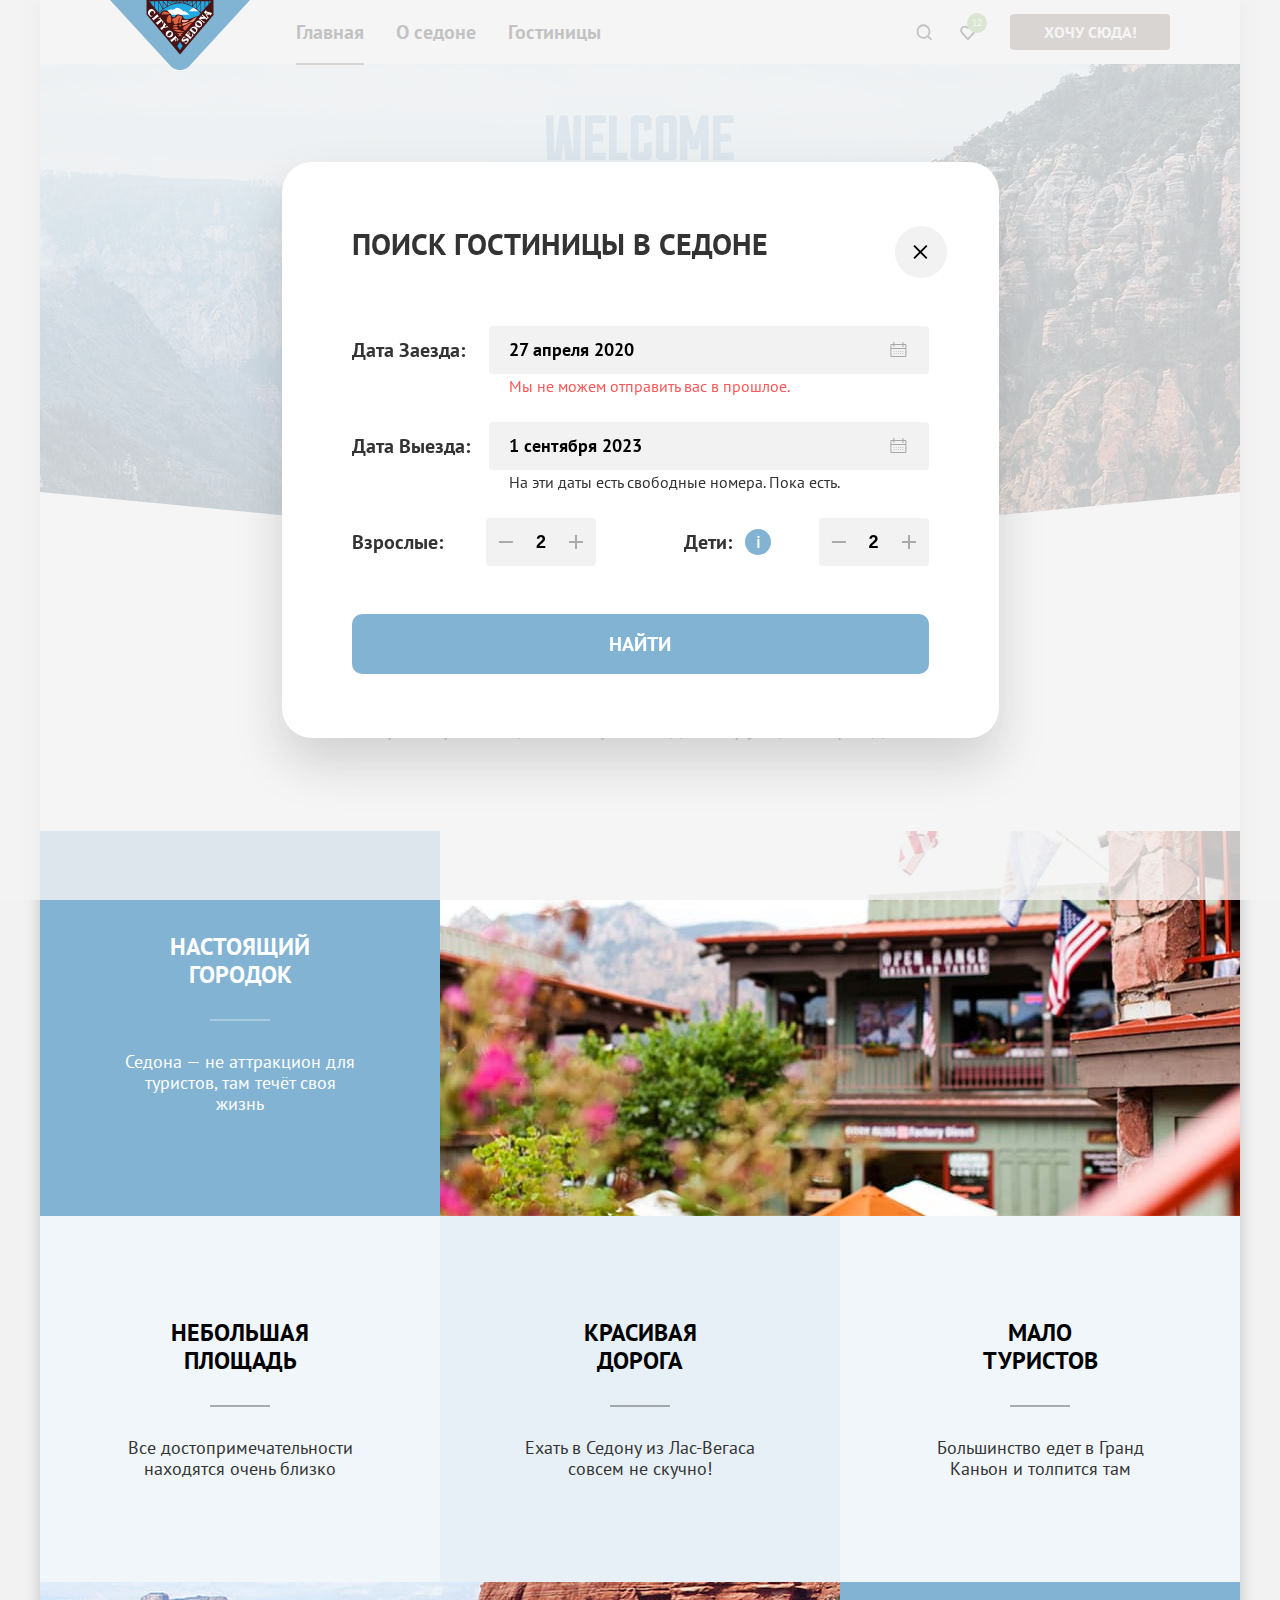
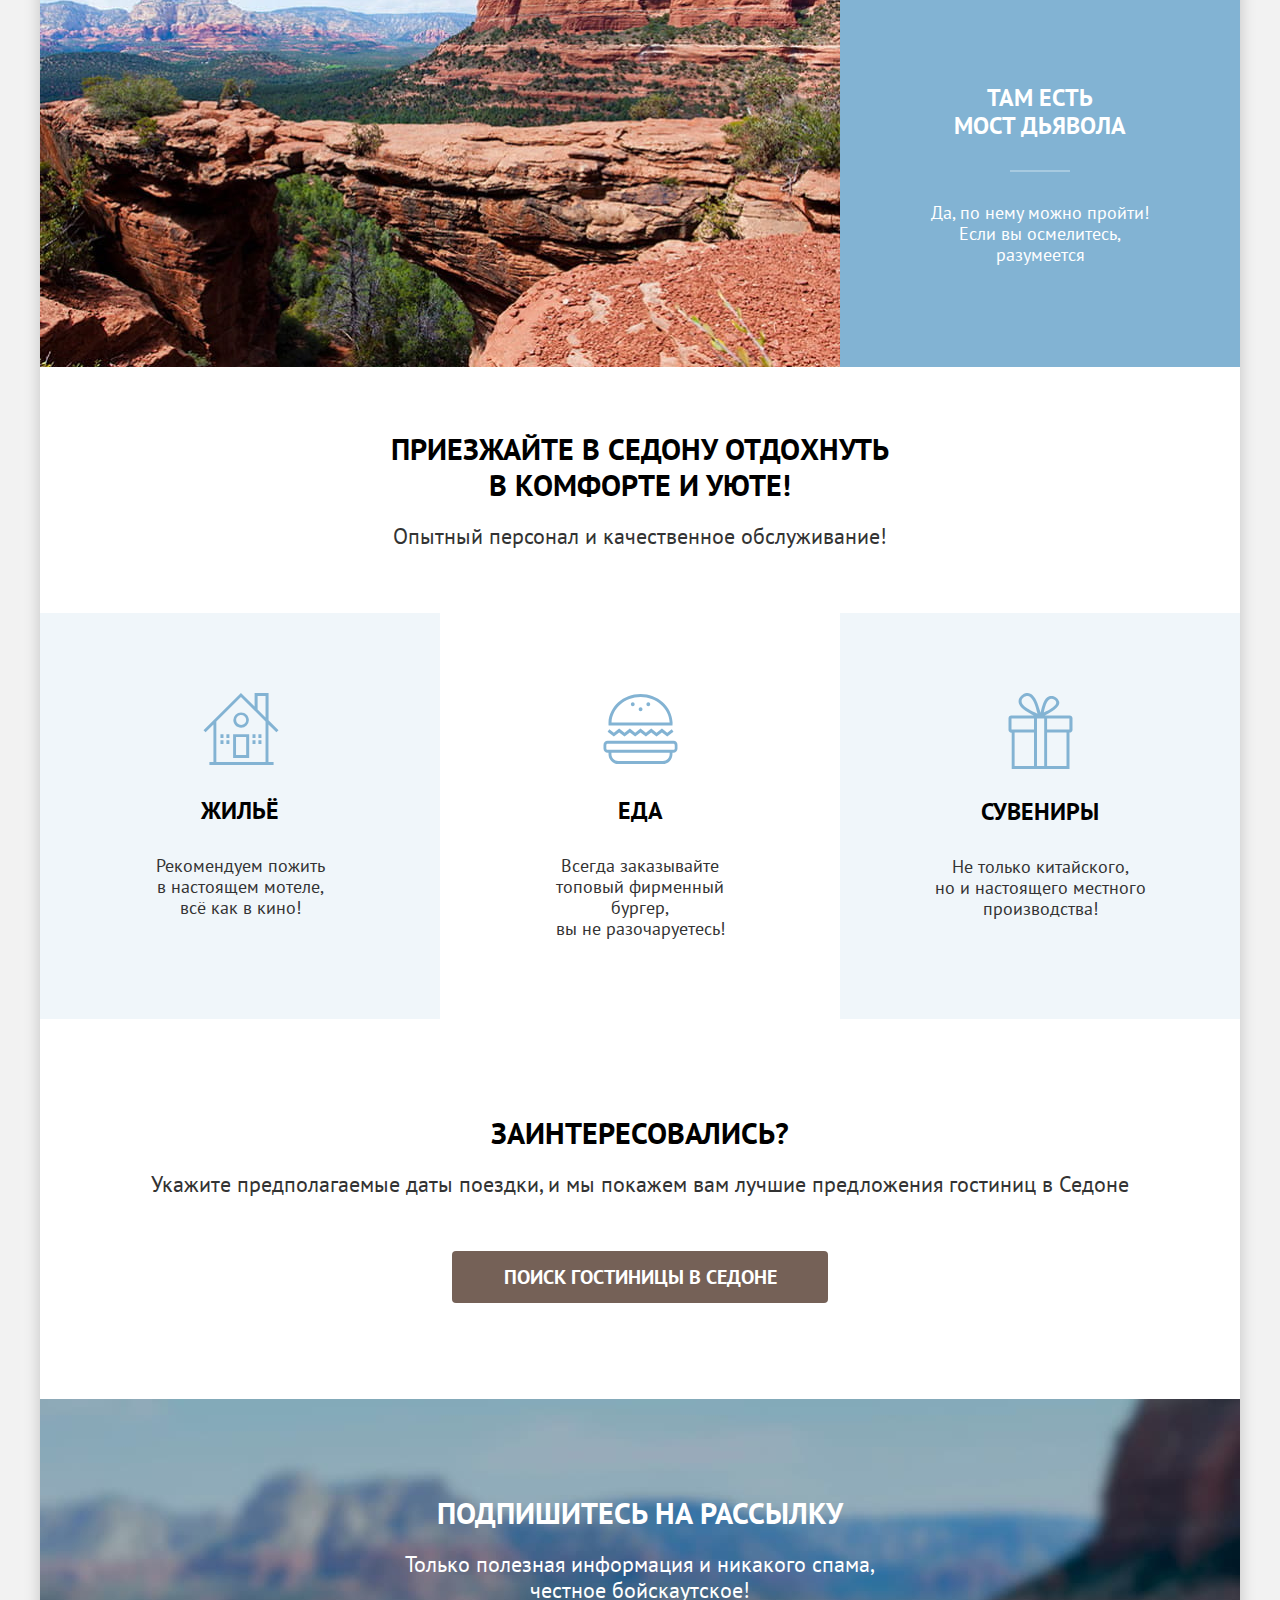
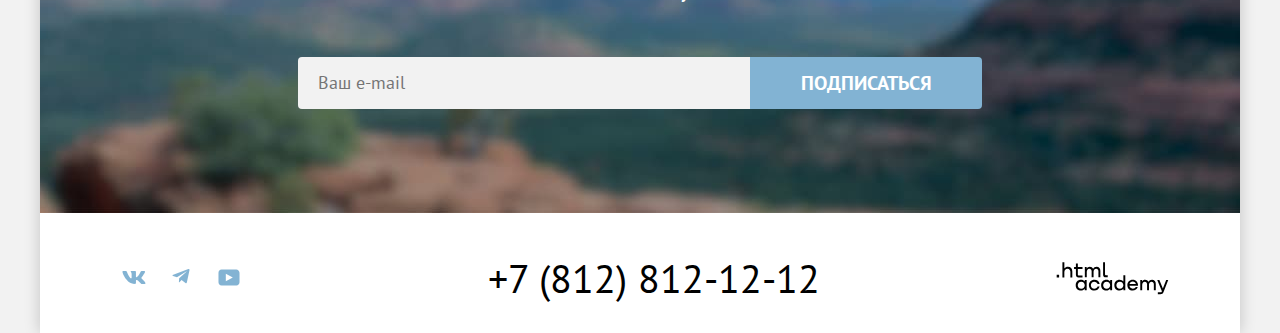
<file: modal.html>
<!DOCTYPE html>
<html lang="ru">

  <head>
    <meta charset="utf-8">
    <meta name="viewport" content="width=device-width, initial-scale=1.0">
    <title>HTML Academy: Седона</title>
    <link rel="icon" href="favicon.ico">
    <link rel="icon" type="image/png" sizes="32x32" href="images/favicon.png">
    <link rel="stylesheet" href="styles/styles.css">
  </head>

  <body>
    <div class="page-container">
      <header class="page-header" data-test="header">
        <nav class="navigation content-wrapper">
          <a class="logo-link" href="index.html">
            <img class="brandsedona" src="images/logo/brandsedona.svg" width="140" height="70" alt="Логотип сайта.">
          </a>
          <ul class="navigation-list">
            <li class="navigation-item">
              <a class="navigation-link navigation-link-current" href="index.html" aria-current="page">Главная</a>
            </li>
            <li class="navigation-item">
              <a class="navigation-link" href="#">О седоне</a>
            </li>
            <li class="navigation-item">
              <a class="navigation-link" href="catalog.html">Гостиницы</a>
            </li>
          </ul>
          <ul class="navigation-user">
            <li class="navigation-user-item">
              <a class="navigation-user-link navigation-user-search" href="#">
                <span class="visually-hidden">Поиск</span>
              </a>
            </li>
            <li class="navigation-user-item">
              <a class="navigation-user-link navigation-user-favorites" href="#">
                <span class="visually-hidden">Избранное</span>
                <span class="chosen-favorites">12</span>
              </a>
            </li>
            <li class="navigation-user-item">
              <a class="button navigation-item-button" href="#">Хочу сюда!</a>
            </li>
          </ul>
        </nav>
      </header>

      <main class="main-container main-index"  data-test="main">
        <section class="index-hero content-wrapper" data-test="hero">
          <h1 class="visually-hidden">Седона</h1>
          <img class="hero-img" src="images/main/hero-text.svg" width="458" height="352"
            alt="Welcome to the gorgeous Sedona Because the Grand Canyon sucks!.">
        </section>

        <section class="sedona-advantages" data-test="advantages">
          <h2 class="visually-hidden">Преимущества Седоны</h2>
          <div class="short-description">
            <p class="sedona-place-advantages caption">Седона — небольшой городок в Аризоне,<br> заслуживающий большего!
            </p>
            <p class="sedona-cause-advantages caption-description">Рассмотрим причины, по которым Седона круче, чем
              Гранд-Каньон!</p>
          </div>
          <ul class="advantages-list">
            <li class="advantages-item">
              <div class="advantages-title-item">
                <div class="advantages-title-description">
                  <h3 class="advantages-title advantages-title-list advantages-main-title">Настоящий городок</h3>
                  <p class="advantages-description advantages-description-title advantages-description-main">Седона — не
                    аттракцион для туристов, там течёт своя жизнь</p>
                </div>
                <img class="sedona-city" src="images/main/sedona-city.jpg" width="800" height="385"
                  alt="Городок Седона.">
              </div>

              <ul class="advantages-list-nested">
                <li class="advantages-nested">
                  <h3 class="advantages-title advantages-title-list advantages-title-nested">Небольшая площадь</h3>
                  <p class="advantages-description advantages-description-title advantages-description-nested">Все
                    достопримечательности находятся очень
                    близко</p>
                </li>
                <li class="advantages-nested">
                  <h3 class="advantages-title advantages-title-list advantages-title-nested">Красивая<br> дорога</h3>
                  <p class="advantages-description advantages-description-title advantages-description-nested">Ехать в
                    Седону из Лас-Вегаса совсем не
                    скучно!</p>
                </li>
                <li class="advantages-nested">
                  <h3 class="advantages-title advantages-title-list advantages-title-nested">Мало<br> туристов</h3>
                  <p class="advantages-description advantages-description-title advantages-description-nested">
                    Большинство едет в Гранд Каньон и толпится
                    там</p>
                </li>
              </ul>
            </li>
            <li class="advantages-item">
              <div class="advantages-title-item">
                <img class="devil-bridge" src="images/main/devil-bridge.jpg" width="800" height="385"
                  alt="Мост дьявола.">
                <div class="advantages-title-description">
                  <h3 class="advantages-title advantages-title-list advantages-main-title">Там есть<br> мост дьявола
                  </h3>
                  <p class="advantages-description advantages-description-title advantages-description-main">Да, по нему
                    можно пройти! Если вы осмелитесь, разумеется</p>
                </div>
              </div>
            </li>
          </ul>
        </section>

        <section class="services" data-test="service">
          <h2 class="visually-hidden">Предлагаемые услыги</h2>
          <div class="services-offer content-wrapper">
            <p class="services-caption caption">Приезжайте в Седону отдохнуть<br> в комфорте и уюте!</p>
            <p class="services-description caption-description">Опытный персонал и качественное обслуживание!</p>
          </div>
          <ul class="services-list">
            <li class="services-item">
              <h3 class="advantages-title offers-title services-item-hotel">Жильё</h3>
              <p class="advantages-description offers-description">Рекомендуем пожить<br> в настоящем мотеле,<br> всё
                как в
                кино!</p>
            </li>
            <li class="services-item">
              <h3 class="advantages-title offers-title services-item-food">Еда</h3>
              <p class="advantages-description offers-description">Всегда заказывайте<br> топовый фирменный бургер,<br>
                вы не
                разочаруетесь!</p>
            </li>
            <li class="services-item">
              <h3 class="advantages-title offers-title services-item-gift">Сувениры</h3>
              <p class="advantages-description offers-description">Не только китайского,<br> но и настоящего
                местного<br>
                производства!</p>
            </li>
          </ul>
        </section>

        <section class="hotel-search content-wrapper" data-test="search">
          <h2 class="hotel-search-caption caption">Заинтересовались?</h2>
          <p class="hotel-search-description caption-description">Укажите предполагаемые даты поездки, и мы покажем вам
            лучшие предложения
            гостиниц в Седоне</p>
          <a class="hotel-search-button button-basic button" href="modal.html">Поиск гостиницы в Седоне</a>
        </section>
      </main>

      <footer class="page-footer">
        <section class="subscribe content-wrapper subscribe-index" data-test="subscribe">
          <div class="subscribe-on">
            <h2 class="subscribe-on subscribe-on-index caption">Подпишитесь на рассылку</h2>
            <p class="subscribe-description caption-description">Только полезная информация и никакого спама,<br>честное
              бойскаутское!</p>
          </div>
          <form class="subscribe-subscribe-form" action="https://echo.htmlacademy.ru/" method="post">
            <label for="subscribe-email" class="visually-hidden"></label>
            <input class="subscribe-input" type="email" id="subscribe-email" name="email" required
              placeholder="Ваш e-mail">
            <button class="button button-newsletter button-assistant" type="submit">Подписаться</button>
          </form>
        </section>
        <div class="page-footer-container content-wrapper" data-test="footer">
          <section class="footer-social">
            <h2 class="visually-hidden">Социальные сети</h2>
            <ul class="social-media-list footer-align">
              <li>
                <a class="social-link footer-link social-link-vk" href="https://vk.com/htmlacademy">
                  <span class="visually-hidden">Vkontakte</span>
                </a>
              </li>
              <li>
                <a class="social-link footer-link social-link-tg" href="https://t.me/htmlacademy">
                  <span class="visually-hidden">Telegram</span>
                </a>
              </li>
              <li>
                <a class="social-link footer-link social-link-yt" href="https://www.youtube.com/user/htmlacademyru">
                  <span class="visually-hidden">Youtube</span>
                </a>
              </li>
            </ul>
          </section>
          <section class="phone-link footer-align">
            <h2 class="visually-hidden">Номер телефона</h2>
            <a class="phone-link-number" href="tel:+78128121212">+7&nbsp;(812)&nbsp;812-12-12</a>
          </section>
          <section class="academy-logo footer-align">
            <h2 class="visually-hidden">Партнеры</h2>
            <a class="academy-link footer-link" href="https://htmlacademy.ru/">
              <svg class="htmlacademy-link-svg" xmlns="http://www.w3.org/2000/svg" viewBox="0 0 115 34" width="115"
                height="34" role="img" aria-label="Логотип HTML Academy.">
                <path
                  d="M0 13.256v2.6h2.5v-2.6H0ZM11.6 4.856c-1.6 0-2.8.7-3.6 1.7h-.1v-6.2h-2v15.5h2v-5.3c0-2.1 1.3-3.6 3.3-3.6 1.8 0 2.9 1.4 2.9 3.2v5.7h2v-6.1c.1-3-1.8-4.9-4.5-4.9ZM26.6 5.156h-4.8v-3.7h-2v3.8h-1.9v2h1.9v6c0 1.7 1 2.7 2.7 2.7h4.1v-2h-3.7c-.7 0-1.1-.4-1.1-1.1v-5.7h4.8v-2ZM41.1 4.956c-1.6 0-2.9.8-3.5 2.1h-.1c-.6-1.2-1.8-2.1-3.4-2.1-1.4 0-2.5.8-3.1 1.8h-.1v-1.6H29v10.6h2v-5.4c0-2 1-3.5 2.6-3.5 1.5 0 2.4 1 2.4 2.6v6.3h2v-5.6c0-2.4 1.4-3.3 2.6-3.3 1.5 0 2.4 1 2.4 2.6v6.3h2v-6.5c.1-2.5-1.4-4.3-3.9-4.3ZM47.8 13.056c0 1.7 1 2.7 2.8 2.7h2v-2h-1.7c-.7 0-1.1-.4-1.1-1.1V.356h-2v12.7ZM28.9 20.056c-.9-1.1-2.2-1.8-3.9-1.8-3.1 0-5.4 2.3-5.4 5.6s2.3 5.6 5.4 5.6c1.8 0 3-.8 3.8-1.9h.1v1.6h2v-10.6h-2v1.5Zm-3.6 7.4c-2.2 0-3.6-1.6-3.6-3.6s1.4-3.6 3.6-3.6 3.6 1.6 3.6 3.6c0 1.9-1.4 3.6-3.6 3.6ZM44.2 22.356c-.5-2.4-2.6-4.1-5.4-4.1-3.4 0-5.6 2.5-5.6 5.6 0 3.1 2.2 5.6 5.6 5.6 2.8 0 4.9-1.8 5.4-4.2h-2.1c-.4 1.3-1.7 2.3-3.3 2.3-2.2 0-3.6-1.6-3.6-3.6s1.4-3.6 3.6-3.6c1.6 0 2.8 1 3.3 2.2h2.1v-.2ZM55.1 20.056c-.9-1.1-2.2-1.8-3.9-1.8-3.1 0-5.4 2.3-5.4 5.6s2.3 5.6 5.4 5.6c1.8 0 3-.8 3.8-1.9h.1v1.6h2v-10.6h-2v1.5Zm-3.6 7.4c-2.2 0-3.6-1.6-3.6-3.6s1.4-3.6 3.6-3.6 3.6 1.6 3.6 3.6c0 1.9-1.5 3.6-3.6 3.6ZM68.7 20.156c-.9-1.1-2.2-1.9-3.9-1.9-3.1 0-5.4 2.3-5.4 5.6s2.2 5.6 5.4 5.6c1.7 0 3-.8 3.8-1.8h.1v1.5h2v-15.4h-2v6.4Zm-3.6 7.3c-2.2 0-3.6-1.6-3.6-3.6s1.4-3.6 3.6-3.6 3.6 1.6 3.6 3.6c-.1 2-1.5 3.6-3.6 3.6ZM78.3 18.256c-3.3 0-5.5 2.5-5.5 5.6 0 3 2.1 5.6 5.5 5.6 2.5 0 4.5-1.3 5.2-3.6h-2.1c-.5 1-1.6 1.6-3 1.6-1.9 0-3.3-1.3-3.4-2.9h8.8c.2-3.6-2-6.3-5.5-6.3Zm0 1.9c1.7 0 3 1 3.3 2.6h-6.5c.3-1.5 1.5-2.6 3.2-2.6ZM98.2 18.256c-1.6 0-2.9.8-3.6 2h-.1c-.6-1.2-1.8-2-3.4-2-1.4 0-2.5.7-3.1 1.8v-1.5h-1.9v10.6h2v-5.4c0-2 1-3.4 2.6-3.5 1.5 0 2.4 1 2.4 2.6v6.3h2v-5.6c0-2.4 1.4-3.3 2.6-3.3 1.5 0 2.4 1 2.4 2.6v6.3h2v-6.5c.1-2.6-1.4-4.4-3.9-4.4ZM109.4 27.356l-3.6-8.9h-2.2l4.8 11.6c-.3.9-.7 1.2-1.7 1.2h-2.5v2h2.5c1.8 0 2.8-.8 3.5-2.6l4.7-12.2h-2.1l-3.4 8.9Z" />
              </svg>
            </a>
          </section>
        </div>
      </footer>

      <div class="modal-container" data-test="modal">
        <section class="modal">
          <h2 class="modal-title">Поиск гостиницы в Седоне</h2>
          <form class="modal-form" action="https://echo.htmlacademy.ru" method="get">
            <fieldset class="modal-search-group">
              <legend class="visually-hidden"> Поиск гостиницы в Седоне</legend>
              <ul class="modal-list">
                <li class="modal-item modal-item-big">
                  <label class="modal-search-text" for="check-in-date">Дата&nbsp;Заезда:</label>
                  <input class="modal-input modal-input-date" id="check-in-date" type="text" name="check-in-date"
                    value="27 апреля 2020" placeholder="укажите дату" required>
                  <p class="modal-notice modal-error-text">Мы не можем отправить вас в прошлое.</p>
                </li>
                <li class="modal-item modal-item-big">
                  <label class="modal-search-text" for="check-out-date">Дата&nbsp;Выезда:</label>
                  <input class="modal-input modal-input-date" id="check-out-date" type="text" name="check-out-date"
                    value="1 сентября 2023" placeholder="укажите дату" required>
                  <p class="modal-notice modal-info-text">На эти даты есть свободные номера. Пока есть.</p>
                </li>
                <li class="modal-item">
                  <label class="modal-search-text" for="adults">Взрослые:</label>
                  <div class="number-input-wrapper">
                    <button class="button-modal modal-input-minus" id="adults-minus" type="button">
                      <span class="visually-hidden">Уменьшить количество взрослых на один.</span>
                    </button>
                    <input class="modal-number-input" id="adults" type="number" value="2" name="adults" placeholder="2"
                      min="0" max="99" required>
                    <button class="button-modal modal-input-plus" id="adults-plus" type="button">
                      <span class="visually-hidden">Увеличить количество взрослых на один.</span>
                    </button>
                  </div>
                </li>
                <li class="modal-item">
                  <div class="modal-kids-wrapper">
                    <label class="modal-search-text" for="children">Дети:</label>
                    <span class="tooltip">
                      <button class="tooltip-toggle" type="button" aria-labelledby="tooltip-kids-label">
                        <span class="visually-hidden">Количество детей.</span>
                      </button>
                      <span class="tooltip-text" role="tooltip" id="tooltip-kids-label">Укажите количество детей,
                        которые будут с вами, возраст которых от 6 до 18 лет. Дети до 6 лет размещаются
                        бесплатно.</span>
                    </span>
                  </div>
                  <div class="number-input-wrapper">
                    <button class="button-modal modal-input-minus" id="children-minus-second" type="button">
                      <span class="visually-hidden">Уменьшить количество взрослых на один.</span>
                    </button>
                    <input class="modal-number-input" id="children" type="number" value="2" name="children"
                      placeholder="2" min="0" max="99" required>
                    <button class="button-modal modal-input-plus" id="children-plus-second" type="button">
                      <span class="visually-hidden">Увеличить количество взрослых на один.</span>
                    </button>
                  </div>
                </li>
              </ul>
              <button class="button button-assistant button-modal-search" type="submit">Найти</button>
            </fieldset>
          </form>
          <button class="button-modal-close" type="button">
            <span class="visually-hidden">Закрытие формы поиска гостиницы в Седоне.</span>
          </button>
        </section>
      </div>
    </div>
  </body>
</html>
</file>
<file: styles/styles.css>
@font-face {
  font-family: "PT Sans";
  src: url("../fonts/ptsans-700.woff2") format("woff2");
  font-weight: 700;
  font-style: normal;
  font-display: swap;
}

@font-face {
  font-family: "PT Sans";
  src: url("../fonts/ptsans-400.woff2") format("woff2");
  font-weight: 400;
  font-style: normal;
  font-display: swap;
}

html {
  height: 100%;
}

body {
  margin: 0;
  display: grid;
  flex-direction: column;
  min-height: 100%;
  font-family: "PT Sans", sans-serif;
  font-size: 18px;
  font-weight: 400;
  line-height: 21px;
  color: #333333;
  background-color: #f2f2f2;
}

.button {
  display: block;
  font-family: inherit;
  font-size: 16px;
  line-height: 20px;
  font-weight: 700;
  text-align: center;
  color: #ffffff;
  background: #756157;
  text-transform: uppercase;
  text-decoration: none;
  border: none;
  cursor: pointer;
  padding: 8px 15px;
  border-radius: 4px;
  box-sizing: border-box;
}

.button:hover {
  background: #615048;
}

.button:focus {
  background: #615048;
}

.button:active {
  background: #756157;
  color: rgba(255, 255, 255, 0.3);
}

.button:disabled {
  background: #E5E5E5;
  color: #FFFFFF;
}

.chosen {
  background: #7DB54F;
}

.chosen:hover {
  background: #6C9E42;
}

.chosen:focus {
  background: #6C9E42;
}

.chosen:active {
  background: #7DB54F;
  color: rgba(255, 255, 255, 0.3);
}

.button-assistant {
  color: #ffffff;
  background: #82B3D3;
}

.button-assistant:hover {
  background: #68A2CA;
}

.button-assistant:focus {
  background: #68A2CA;
}

.button-assistant:active {
  background: #68A2CA;
  color: rgba(255, 255, 255, 0.3);
}

.visually-hidden {
  position: fixed;
  width: 1px;
  height: 1px;
  margin: -1px;
  border: 0;
  padding: 0;
  white-space: nowrap;
  clip-path: inset(100%);
  clip: rect(0 0 0 0);
  overflow: hidden;
}

.page-container {
  display: flex;
  flex-direction: column;
  height: 100%;
  max-width: 1200px;
  margin: auto;
  box-shadow: 0 0 15px 0 rgb(0, 0, 0, 0.2);
}

.content-wrapper {
  padding: 0 70px;
}

.page-container {
  background-color: #ffffff;
  box-shadow: 0 0 15px 0 rgba(0, 0, 0, 0.20);
  width: 1200px;
  margin: 0 auto;
  min-height: 100%;
  display: flex;
  flex-direction: column;
}

.navigation {
  display: flex;
}

.logo-link {
  display: block;
  margin-right: 30px;
  margin-bottom: -6px;
  position: relative;
  z-index: 2;
}

.brandsedona {
  display: block;
}

.logo-link:hover {
  opacity: 0.6;
}

.logo-link:focus {
  opacity: 0.6;
}

.logo-link:active {
  opacity: 0.3;
}

.navigation-list {
  display: flex;
  flex-wrap: wrap;
  justify-content: center;
  align-items: center;
  max-width: 440px;
  list-style: none;
  padding: 0;
  margin: 0;
  margin-right: auto;
}

.navigation-item {
  padding: 0 16px;
}

.navigation-link {
  display: block;
  padding: 18px 0;
  font-weight: 700;
  font-size: 20px;
  line-height: 24px;
  text-decoration: none;
  color: #000000;
}

.navigation-link-current {
  position: relative;
}

.navigation-link-current::after {
  content: "";
  position: absolute;
  height: 2px;
  background-color: #756257;
  bottom: -3px;
  width: 100%;
  left: 0;
  right: 0;
}

.navigation-link:hover {
  color: rgba(0, 0, 0, 0.6);
}

.navigation-link:focus {
  color: rgba(0, 0, 0, 0.6);
}

.navigation-link:active {
  color: rgba(0, 0, 0, 0.3);
}

.navigation-user {
  display: flex;
  flex-wrap: wrap;
  max-width: 400px;
  align-items: center;
  list-style-type: none;
  padding: 0;
  margin: 0;
}

.navigation-user-link {
  display: block;
  width: 44px;
  min-height: 60px;
  background-repeat: no-repeat;
  background-position: center;
  text-decoration: none;
}

.navigation-user-link:hover {
  opacity: 0.6;
}

.navigation-user-link:focus {
  opacity: 0.6;
}

.navigation-user-link:active {
  opacity: 0.3;
}

.chosen-favorites {
  display: flex;
  position: relative;
  max-width: 20px;
  height: 20px;
  justify-content: center;
  align-items: center;
  top: 11px;
  left: 21px;
  font-size: 10px;
  line-height: 10px;
  color: #ffffff;
  background-color: #7db54f;
  border-radius: 50%;
}



.navigation-user-search {
  background-image: url("../images/icons/search.svg");
  background-size: 18px 18px;
  background-repeat: no-repeat;
  background-position: center;
}

.navigation-user-favorites {
  background-image: url("../images/icons/heart.svg");
  background-size: 18px 17px;
  background-repeat: no-repeat;
  background-position: center;
}

.navigation-user-favorites::after {
  width: 40px;
  height: 40px;
  border-radius: 50%;
  background-color: #68B738;
  border: 1px solid #CDCDCD;
}

.navigation-item-button {
  width: 160px;
  min-height: 36px;
  margin-left: 20px;
}

.header-button {
  display: flex;
  padding: 8px 34px;
  justify-content: center;
  margin: 14px 0;
  min-width: 60px;
  white-space: nowrap;
  overflow: hidden;
}

/*main*/
.main-container {
  flex-grow: 1;
}

.index-hero {
  color: #ffffff;
  background-image: url("../images/main/whitepart.svg"), url("../images/main/hero-background.jpg");
  background-color: #2a6391;
  text-align: center;
  margin: 0;
  padding-top: 51px;
  padding-bottom: 82px;
  background-size: contain, cover;
  background-repeat: no-repeat;
  background-position: bottom, center;
  align-items: center;

  justify-content: center;
  flex-direction: column;
  display: flex;


}

.short-description {
  text-align: center;
  margin: 0;
  padding: 69px 70px;
}

.caption {
  text-transform: uppercase;
  text-align: center;
  font-size: 30px;
  line-height: 36px;
  font-weight: 700;
  color: #000000;
}

.caption-description {
  text-align: center;
  font-size: 22px;
  font-weight: 400;
  line-height: 26px;
}

.sedona-place-advantages {
  margin: 0 0 25px;
}

.sedona-cause-advantages {
  margin: 0;
}

.advantages-list {
  margin: 0;
  margin-top: 21px;
  padding: 0;
  list-style-type: none;
}

.advantages-item {
  text-align: center;
  background-color: #82b3d3;
}

.advantages-title-item {
  display: flex;
}

.advantages-item-box {
  min-height: 385px;
}

.advantages-title-description {
  min-width: 400px;
  padding: 102px 85px;
  box-sizing: border-box;
}

.advantages-title {
  font-size: 24px;
  line-height: 28px;
  font-weight: 700;
  text-align: center;
  text-transform: uppercase;
  position: relative;
  max-width: 230px;
  margin: 0;
  padding: 0;
}

.advantages-main-title {
  color: #ffffff;
  margin: 0;
}

.advantages-description-main {
  color: #ffffff;
}

.advantages-description-title {
  margin: 0;
}

.sedona-city {
  object-fit: cover;
}

.advantages-list-nested {
  display: flex;
  justify-content: flex-start;
  flex-wrap: wrap;
  margin: 0;
  padding: 0;
  list-style-type: none;
  background-color: #ffffff;
}

.advantages-nested {
  display: flex;
  flex-direction: column;
  width: 400px;
  padding: 103px 85px;
  margin-top: auto;
  margin-bottom: auto;
  box-sizing: border-box;
  justify-content: center;
}

.advantages-nested:nth-child(odd) {
  background-color: rgba(131, 179, 211, 0.12);
}

.advantages-nested:nth-child(even) {
  background-color: rgba(131, 179, 211, 0.20);
}

.advantages-title-nested {
  color: #000000;
}

.advantages-title-list {
  margin: 0 0 30px 0;
}

.advantages-title-list::after {
  content: "";
  width: 60px;
  height: 2px;
  display: block;
  margin: 30px auto 0;
}

.advantages-title-nested::after {
  background-color: rgba(0, 0, 0, 0.30);
}

.advantages-main-title:after {
  background-color: rgba(255, 255, 255, 0.30);
}



.offers-description {
  margin: 0;
}

.services-list {
  margin: 0;
  padding: 0;
  display: flex;
  flex-wrap: wrap;
  justify-content: space-between;
  text-align: center;
  list-style-type: none;
}

.services-item {
  width: 400px;
  padding: 80px 85px;
  min-height: 385px;
  box-sizing: border-box;
}

.services-list li:nth-child(even) {
  background-color: #ffffff;
}

.services-list li:nth-child(odd) {
  background-color: rgba(131, 179, 211, 0.12);
}

.services-item-hotel::before {
  content: url("../images/icons/services/hotel.svg");
  margin-bottom: 26px;
}

.services-item-food::before {
  content: url("../images/icons/services/food.svg");
  margin: 0 0 26px 0;
}

.services-item-gift::before {
  content: url("../images/icons/services/souvenir.svg");
  margin-bottom: 23px;
}

.offers-title {
  display: flex;
  flex-direction: column;
  color: #000000;
  margin: 0 0 30px;
}

.services-offer {
  padding-top: 64px;
  padding-bottom: 64px;
}

.services-caption {
  margin: 0 0 20px;
}

.services-description {
  margin-top: 0;
}

.services-description:last-child {
  margin-bottom: 0;
}

.hotel-search {
  text-align: center;
  padding: 96px 70px;
}

.hotel-search-caption {
  margin: 0 0 20px;
}

.hotel-search-description {
  margin: 0;
}

.hotel-search-button {
  margin: 0 auto;
  width: 276px;
  min-height: 36px;
  font-size: 20px;
  line-height: 36px;
  font-weight: 700;
  padding: 8px 50px;
  text-decoration: none;
  box-sizing: content-box;
  margin-top: 54px;
}



.subscribe-index {
  background-image: url("../images/main/subscribe-background.jpg");
  background-color: #93aeb9;
  color: #ffffff;
  background-size: cover;
  background-repeat: no-repeat;
  object-fit: cover;
}

.subscribe-on-index {
  color: #ffffff;
  text-align: center;
}

.subscribe {
  background-size: cover;
  background-repeat: no-repeat;
  text-align: center;
  padding-top: 96px;
  padding-bottom: 104px;
}

.subscribe-on {
  margin: 0 0 20px 0;
  padding: 0;
}

.subscribe-description {
  margin: 0 0 54px;
  padding: 0;
}

.subscribe-subscribe-form {
  margin: 54px 0 0 0;
  display: flex;
  justify-content: center;
}

.subscribe-on-catalog {
  color: #000000;
  background-size: cover;
  background-repeat: no-repeat;
  text-align: center;
}

.subscribe-input {
  font-family: inherit;
  color: #333333;
  background-color: #f2f2f2;
  border-radius: 4px 0 0 4px;
  border: 0;
  font-size: 18px;
  font-weight: 400;
  line-height: 24px;
  min-width: 412px;
  padding: 12px 20px;
  margin: 0;
}

.button-newsletter {
  font-size: 20px;
  line-height: 36px;
  border-radius: 0 4px 4px 0;
  min-width: 232px;
  max-width: 320px;
}

.page-footer-container {
  display: flex;
  flex-wrap: wrap;
  align-items: flex-start;
  padding-top: 40px;
  padding-bottom: 30px;
}

.footer-align {
  display: flex;
  flex-wrap: wrap;
}

.footer-link {
  display: flex;
  justify-content: center;
  align-items: center;
  min-height: 50px;
}

.footer-social {
  width: 282px;
  margin-right: auto;
}

.social-media-list {
  margin: 0;
  padding: 0;
  list-style: none;
}

.social-link {
  min-width: 47px;
}

.social-link:focus-visible::before {
  background-color: #68a2ca;
}

.social-link:hover::before {
  background-color: #68a2ca;
}

.social-link:active::before {
  background-color: rgba(104, 162, 202, 0.3);
}

.social-link::before {
  content: "";
  position: relative;
  top: -1px;
  mask-repeat: no-repeat;
  mask-position: center;
  mask-size: contain;
}

.social-link-vk::before {
  width: 24px;
  height: 14px;
  background-color: #83b3d3;
  -webkit-mask-image: url("../images/icons/social/vk.svg");
  mask-image: url("../images/icons/social/vk.svg");
}

.social-link-tg::before {
  top: -2px;
  width: 18px;
  height: 16px;
  background-color: #83b3d3;
  -webkit-mask-image: url("../images/icons/social/tg.svg");
  mask-image: url("../images/icons/social/tg.svg");
}

.social-link-yt::before {
  left: 1px;
  width: 22px;
  height: 17px;
  background-color: #83b3d3;
  -webkit-mask-image: url("../images/icons/social/yt.svg");
  mask-image: url("../images/icons/social/yt.svg");
}

.contacts {
  justify-content: center;
  width: 450px;
  margin: 0 auto;
}

.phone-link-number {
  max-width: 450px;
  padding: 5px;
  font-size: 40px;
  line-height: 40px;
  text-decoration: none;
  text-transform: uppercase;
  color: #000000;
}

.phone-link-number:focus-visible,
.phone-link-number:hover {
  color: #756157;
}

.phone-link-number:active {
  color: rgba(117, 97, 87, 0.3);
}

.academy-logo {
  justify-content: flex-end;
  column-gap: 20px;
  width: 254px;
  margin-left: auto;
}

.htmlacademy-link-svg {
  display: block;
  width: 115px;
  height: 33px;
  fill: #000000;
}

.academy-link:focus-visible .htmlacademy-link-svg,
.academy-link:hover .htmlacademy-link-svg {
  fill: #756157;
}

.academy-link:active .htmlacademy-link-svg {
  fill: rgba(117, 97, 87, 0.3);
}

.catalog-filter {
  /*фон фильтра*/
  color: #ffffff;
  background-image: url("../images/main/filtr-background.jpg");
  background-repeat: no-repeat;
  background-size: cover;
  background-color: #756157;
  padding: 35px 70px 70px;
  margin: 0;
  object-fit: cover;
}

.hotel-sedona {
  font-size: 60px;
  font-weight: 700;
  line-height: 78px;
  color: #ffffff;
  margin: 0 0 8px;
}

.breadcrumbs {
  display: flex;
  flex-wrap: wrap;
  justify-content: flex-start;
  margin: 0;
  padding: 0;
  list-style-type: none;
  margin-bottom: 40px;
  gap: 10px;
}

.breadcrumbs-link {
  position: relative;
  display: block;
  min-width: 13px;
  font-size: 16px;
  color: inherit;
  text-decoration: none;
}

.breadcrumbs-link[href]:hover {
  opacity: 0.6;
}

.breadcrumbs-link[href]:active {
  opacity: 0.3;
}

.breadcrumbs-item:not(:first-child) {
  position: relative;
}

.breadcrumbs-item:first-child .breadcrumbs-link {
  padding: 5px;
  margin: -5px;
}

.breadcrumbs-item:first-child .breadcrumbs-link::before {
  content: "";
  display: block;
  width: 13px;
  height: 21px;
  margin-top: -1px;
  background-image: url("../images/icons/home.svg");
  background-repeat: no-repeat;
  background-position: center;
  background-size: contain;
}

.breadcrumbs-item:not(:first-child)::before {
  content: "";
  position: absolute;
  top: 50%;
  transform: translateY(-50%);
  width: 8px;
  height: 20px;
  background-image: url("../images/icons/more.svg");
  background-repeat: no-repeat;
  background-position: center;
  background-size: contain;
}

.catalog-filter-form {
  display: flex;
  flex-wrap: wrap;

}

.catalog-filter-list {
  list-style-type: none;
  margin: 0;
  padding: 0;
}

.breadcrumbs-link-hotel {
  display: block;
  font-size: 16px;
  font-weight: 400;
  line-height: 21px;
  margin-left: 20px;
}

.catalog-filter-title {
  font-size: 20px;
  font-weight: 700;
  line-height: 24px;
  text-transform: capitalize;
  margin: 0 0 32px;
}

.catalog-filter-group {
  margin: 0;
  padding: 0;
  border: 0;
}

.catalog-filter-infrastructure {
  padding: 0;
  margin-right: 70px;
}

.catalog-filter-hotel {
  padding: 0;
  margin-right: 70px;
}

.catalog-filter-item {
  margin: 0;
  position: relative;
}

.catalog-filter-item:not(:last-child) {
  margin-bottom: 16px;
}

.control {
  display: block;
  margin: 0 0 0 36px;
}

.control:hover {
  opacity: 0.6;
}

.control:focus {
  opacity: 0.6;

}

.control:active {
  opacity: 0.3;
}

.control-input:disabled {
  opacity: 0.1;
}

.control-input {
  position: absolute;
  -webkit-appearance: none;
  -moz-appearance: none;
  appearance: none;
  text-align: left;
}

.control-option {
  display: block;
  width: 20px;
  height: 20px;
  border-radius: 4px;
  background-color: #ffffff;
  position: absolute;
  left: 0;
}

.control-option-radio {
  width: 20px;
  height: 20px;
  border-radius: 50px;
  background-color: #ffffff;
  position: absolute;
  left: 0;
}

.control-input:checked+.control-option {
  background-image: url("../images/icons/checkmark.svg");
  background-repeat: no-repeat;
}

.control-input:checked+.control-option-radio {
  background-image: url("../images/icons/point.svg");
  background-repeat: no-repeat;
  background-position: center;
}

.catalog-filter-value {
  margin-left: auto;
}

.price-range-input {
  display: flex;
  justify-content: center;
  margin-bottom: 36px;
  width: 288px;
}

.catalog-filter-label {
  display: flex;
  background-color: #f2f2f2;
  padding: 12px 20px;
  width: 143px;
  margin-right: 2px;
  justify-content: space-between;
}

.catalog-filter-label:first-child {
  border-radius: 4px 0 0 4px;
}

.catalog-filter-label:last-child {
  border-radius: 0 4px 4px 0;
}

.catalog-filter-label:disabled {
  background-color: #a8a8a8;
  cursor: not-allowed;
}

.catalog-filter-label:not(:disabled):active {
  outline: 2px solid #83b3d3;
}

.range-input {
  width: 100%;
  padding: 0 2px;
  font: inherit;
  background-color: transparent;
  border: none;
  font-weight: 700;
  font-size: 18px;
  line-height: 24px;
}

.range-input::-webkit-outer-spin-button,
.range-input::-webkit-inner-spin-button {
  appearance: none;
  margin: 0;
}

.range-input-min {
  border-radius: 4px 0 0 4px;
}

.range-input-max {
  border-radius: 0 4px 4px 0;
}

.range-input-text {
  font-weight: 400;
  color: #000000;
  opacity: 0.3;
  margin-left: auto;
}

.price-range-scale {
  position: relative;
  height: 4px;
  width: 100%;
  margin-top: 44px;
  margin-bottom: 8px;
  background-color: rgba(255, 255, 255, 0.3);
}

.range-line {
  position: absolute;
  height: 4px;
  background-color: #ffffff;
  width: 189px;
}

.range-switch {
  position: absolute;
  width: 20px;
  height: 20px;
  background: #ffffff;
  border-radius: 5px;
  cursor: pointer;
  border: 0;
}

.range-switch:hover,
.range-switch:focus {
  background: rgba(255, 255, 255, 1);
}

.range-switch:active {
  border: 2px solid #83B3D3;
}

.range-switch:disabled {
  opacity: 0.3;
}

.switch-min {
  top: -8px;
  left: 0;
}

.switch-max {
  top: -8px;
  right: 0;
}

.catalog-filter-container {
  display: flex;
  justify-content: space-between;
}

.button-filter {
  display: flex;
  flex-direction: column;
  justify-content: end;
  min-width: 191px;
  margin-left: 70px;
}

.catalog-filter-reset {
  background-color: transparent;
}

.catalog-filter-reset:hover {
  opacity: 0.6;
  background: transparent;
}

.catalog-filter-reset:focus {
  opacity: 0.6;
  background: transparent;
  border-radius: 4px;
}

.catalog-filter-reset:active {
  color: rgba(255, 255, 255, 0.3);
}

.catalog-filter-accept {
  margin-bottom: 32px;
  box-sizing: border-box;
}

.catalog-filter-list {
  /*список вариантов*/
  font-size: 18px;
  font-weight: 400;
  line-height: 23px;
}

.catalog {
  padding-top: 50px;
  padding-bottom: 60px;
}

.catalog-search {
  display: flex;
  justify-content: space-between;
  align-items: center;
  min-width: 292px;
  min-height: 36px;
  margin: 0 0 40px 0
}

.catalog-found {
  /*выплывающий список*/
  font-size: 30px;
  font-weight: 700;
  line-height: 36px;
  text-transform: uppercase;
  color: #000000;
  margin: 0 auto 0 0;
  padding: 0;
  display: inline-block;
}

.select-item {
  font-family: inherit;
  font-size: 18px;
  font-style: normal;
  font-weight: 400;
  line-height: 21px;
  color: #333333;
  margin: 0;
  -webkit-appearance: none;
  -moz-appearance: none;
  border: 2px solid #e5e5e5;
  width: 292px;
  min-height: 49px;
  border-radius: 4px;
  appearance: none;
  background-image: url("../images/icons/arrow.svg");
  background-repeat: no-repeat;
  background-position: right 20px center;
  background-color: #ffffff;
  padding: 14px 20px 13px;
}

.select-item:hover {
  border-color: #68A2CA;
}

.select-item:focus {
  outline: 2px solid #68A2CA;
  border-radius: 4px;
}

.select-item:disabled {
  opacity: 0.3;
}

.page-arrange {
  display: flex;
  flex-wrap: wrap;
  justify-content: center;
  align-items: center;
  list-style-type: none;
  padding: 0;
  margin: 0 0 0 70px;
}

.page-arrange-item {
  margin-right: 8px;
}

.page-arrange-item:last-child {
  margin-right: 0;
}

.catalog-search-button {
  box-sizing: border-box;
  width: 48px;
  height: 48px;
  border-radius: 4px;
  background-repeat: no-repeat;
  background-position: center;
  border: 2px solid #e5e5e5;
  background-color: #FFFFFF;
}

.catalog-search-chosen {
  border: 2px solid #000000;
}

.catalog-search-button:hover {
  border: 2px solid #000000;
}

.catalog-search-button-feed {
  background-image: url("../images/icons/catalog/fedd.svg");
}

.sorting-chosen {
  border: 2px solid #000000;
}

.catalog-search-button-card {
  background-image: url("../images/icons/catalog/card.svg");
}

.catalog-search-button-list {
  background-image: url("../images/icons/catalog/list.svg");
}

.hotel-catalog {
  display: grid;
  grid-template-columns: repeat(3, 340px);
  gap: 20px;
  margin: 0 0 40px 0;
  padding: 0 0 40px;
  list-style-type: none;
  order: -2;
  border-bottom: 1px solid #e6e6e6;
  ;
}

.hotel-catalog-item {
  display: grid;
  grid-template-columns: repeat(2, 1fr);
  grid-template-rows: min-content 1fr;
  gap: 16px 20px;
  max-width: 340px;
  padding: 20px;
  box-sizing: border-box;
  border-radius: 4px;
  border: 1px solid #E6E6E6;
}

.hotel-catalog-link {
  grid-column: span 2;
  display: block;
  margin: 0;
  padding: 0;
  min-width: 300px;
}

.hotel-catalog-img {
  display: block;
  width: 300px;
  height: 212px;
  object-fit: cover;
}

.hotel-catalog-link-title {
  color: #000000;
  text-decoration: none;
  grid-column: span 2;
}

.hotel-catalog-title {
  font-size: 24px;
  line-height: 28px;
  font-weight: 700;
  text-transform: uppercase;
  text-align: center;
  margin: 0;
}

.heading-hotel {
  text-align: start;
  text-transform: none;
}

.accommodation-type {
  justify-self: start;
}

.accommodation-price {
  justify-self: end;
  font-weight: inherit;
}

.button-hotel-details {
  display: grid;
  place-items: center;
  text-decoration: none;
  min-height: 36px;

}

.hotel-rating {
  display: grid;
  place-items: center;
  margin: 0;
  border-radius: 4px;
  box-sizing: border-box;
  padding: 8px 23px;
}

.hotel-rating {
  display: grid;
  place-items: center;
  margin: 0;
  border-radius: 4px;
  box-sizing: border-box;
  padding: 8px 23px;
}

.button-rating {
  min-height: 37px;
  font-size: 16px;
  font-weight: 400;
  line-height: 20px;
  text-transform: uppercase;
  background: #f2f2f2;
}

.hotel-stars {
  display: inline-block;
  background-image: url("../images/icons/star.svg");
  background-repeat: space repeat;
  align-self: center;
  height: 17px;
}

.stars-1 {
  width: 24px;
}

.stars-2 {
  width: 48px;
}

.stars-3 {
  width: 72px;
}

.stars-4 {
  width: 96px;
}

.stars-5 {
  width: 120px;
}

.catalog-footer {
  border-top: 1px solid #e6e6e6;
}

.pagination-list {
  position: relative;
  display: block;

}

.pagination {
  display: flex;
  justify-content: flex-start;
  flex-wrap: wrap;
  width: 1060px;
  list-style-type: none;
  padding: 0;
  margin: 0;
}

.pagination-item {
  margin-right: 8px;
}

.pagination-item:last-child {
  margin-right: 0;
}

.pagination-link {
  color: #ffffff;
  background-color: #82b3d3;
  text-decoration: none;
  font-size: 20px;
  line-height: 36px;
  font-weight: 700;
  display: flex;
  width: 60px;
  height: 36px;
  justify-content: center;
  align-items: center;
  border-radius: 4px;
  padding: 11px 0 13px 0;
}

.pagination-current {
  color: #000000;
  background-color: #f2f2f2;
}

.pagination-link:hover:not(.pagination-current):not(.pagination-more) {
  background: #68A2CA;
}

.pagination-link:focus:not(.pagination-current):not(.pagination-more) {
  background: #68A2CA;
}

.pagination-link:active:not(.pagination-current):not(.pagination-more) {
  background: #68A2CA;
  color: rgba(255, 255, 255, 0.3);
}

.ellipsis {
  display: block;
  font-size: 22px;
  line-height: 26px;
  color: #000000;
  text-align: center;
  width: 60px;
  height: 26px;
  background-color: transparent;
  justify-content: center;
  padding: 16px 0 18px 0;
}







.modal-container {
  position: fixed;
  top: 0;
  left: 0;
  display: flex;
  width: 100%;
  height: 100%;
  background-color: rgba(242, 242, 242, 0.8);
}

.modal-container-close {
  display: none;
}

.modal {
  position: relative;
  margin: auto;
  padding: 64px 70px;
  background-color: #ffffff;
  display: flex;
  flex-direction: column;
  width: 717px;
  box-sizing: border-box;
  border-radius: 30px;
  box-shadow: 0 25px 50px 0 rgba(0, 0, 0, 0.15);
}

.modal-title-container {
  display: flex;
  justify-content: space-between;
}

.modal-title {
  max-width: 540px;
  font-size: 30px;
  line-height: 36px;
  font-weight: 700;
  text-transform: uppercase;
  margin: 0 0 64px;
}

.button-modal-close {
  position: absolute;
  right: 70px;
  width: 52px;
  height: 52px;
  border-radius: 50%;
  border: none;
  margin-right: -18px;
  background-color: #f2f2f2;
  background-image: url("../images/icons/cross.svg");
  background-repeat: no-repeat;
  background-position: center;
}

.button-modal-close:hover {
  background-color: #e6e6e6;
}

.button-modal-close:focus {
  background-color: #e6e6e6;
}

.button-modal-close:active {
  background-color: #e6e6e6;
  opacity: 0.3;
}

.modal-search-group {
  border: none;
  padding: 0;
  margin: 0;
}

.modal-list {
  display: grid;
  grid-template-columns: repeat(2, 1fr);
  gap: 88px;
  row-gap: 23px;
  margin: 0;
  padding: 0;
  list-style: none;
  margin-bottom: 48px;
}

.modal-item {
  display: grid;
  grid-template-columns: 1fr auto;
}

.modal-item-big {
  grid-column: 1/-1;
  grid-template-rows: 1fr minmax(25px, max-content);
  column-gap: 17px;
}

.modal-input {
  width: 440px;
  padding: 12px 20px;
  box-sizing: border-box;
  font-family: inherit;
  line-height: 24px;
  font-weight: 700;
  border: none;
  background-color: #f2f2f2;
}

.modal-input-date {
  font-size: 18px;
  font-weight: 700;
  line-height: 24px;
  box-sizing: border-box;
  background-image: url("../images/icons/date.svg");
  background-position: center right 20px;
  background-repeat: no-repeat;
  border-radius: 4px;
}

.modal-input-date:hover,
.modal-input-date:focus {
  background-color: #e6e6e6;
}

.modal-notice {
  grid-column: 2/3;
  padding: 2px 20px 0;
  margin: 0;
}

.modal-search-text {
  max-width: 119px;
  font-family: "PT Sans", sans-serif;
  font-size: 20px;
  font-weight: 700;
  line-height: 24px;
  align-self: center;
}

.modal-error-text {
  font-size: 16px;
  color: #ff5757;
}

.modal-info-text {
  font-size: 16px;
  left: 140px;
}

.modal-label-kids {
  display: flex;
  align-items: center;
}

.modal-kids-wrapper {
  display: flex;
  gap: 13px;
  align-items: center;
}

.tooltip {
  position: relative;
}

.tooltip-toggle {
  display: block;
  width: 26px;
  height: 26px;
  padding: 0;
  border: none;
  border-radius: 50%;
  background-color: #83b3d3;
  background-image: url("../images/icons/info.svg");
  background-repeat: no-repeat;
  background-position: center;
}

.tooltip-text {
  position: absolute;
  display: none;
  width: 256px;
  height: min-content;
  min-height: 143px;
  margin: 0;
  padding: 15px 18px 18px 22px;
  box-sizing: border-box;
  top: 44px;
  right: 0;
  bottom: 0;
  left: -114px;
  font-size: 16px;
  color: #ffffff;
  line-height: 20px;
  border-radius: 10px;
  background: #333333;
  box-shadow: 0 15px 30px 0 rgba(0, 0, 0, 0.3);
}

.tooltip-toggle:hover+.tooltip-text {
  display: block;
}

.tooltip-toggle:focus+.tooltip-text {
  display: block;
}

.tooltip-text::before {
  display: block;
  width: 19px;
  height: 9px;
  content: "";
  background-image: url("../images/icons/triangle.svg");
  margin-top: -24px;
  margin-bottom: 15px;
  margin-left: 98px;
}

.number-input-wrapper {
  display: grid;
  grid-template-columns: 20px auto 20px;
  place-items: center;
  position: relative;
  min-width: 110px;
  min-height: 48px;
  padding: 10px;
  box-sizing: border-box;
  border-radius: 4px;
  align-self: center;
  background-color: #f2f2f2;
}

.modal-number-input {
  font-size: 18px;
  line-height: 20px;
  font-weight: 700;
  text-align: center;
  background-color: #f2f2f2;
  border: none;
  padding: 0;
  width: 30px;
}

.modal-number-input[type="number"]::-webkit-inner-spin-button {
  appearance: none;
  margin: 0;
}

.modal-number-input[type="number"]::-webkit-outer-spin-button {
  appearance: none;
  margin: 0;
}

.button-modal {
  width: 20px;
  height: 20px;
  padding: 0;
  background-repeat: no-repeat;
  background-color: #f2f2f2;
  background-position: center;
  border: none;
  opacity: 0.3;
}

.button-modal:hover {
  opacity: 1;
}

.button-modal:focus {
  opacity: 1;
}

.button-modal:active {
  opacity: 0.3;
}

.modal-input-minus {
  background-image: url("../images/icons/minus.svg");
}

.modal-input-plus {
  background-image: url("../images/icons/plus.svg");
}

.button-modal-search {
  width: 100%;
  padding: 18px 77px;
  font-size: 20px;
  line-height: 24px;
  border-radius: 10px;
}
</file>
